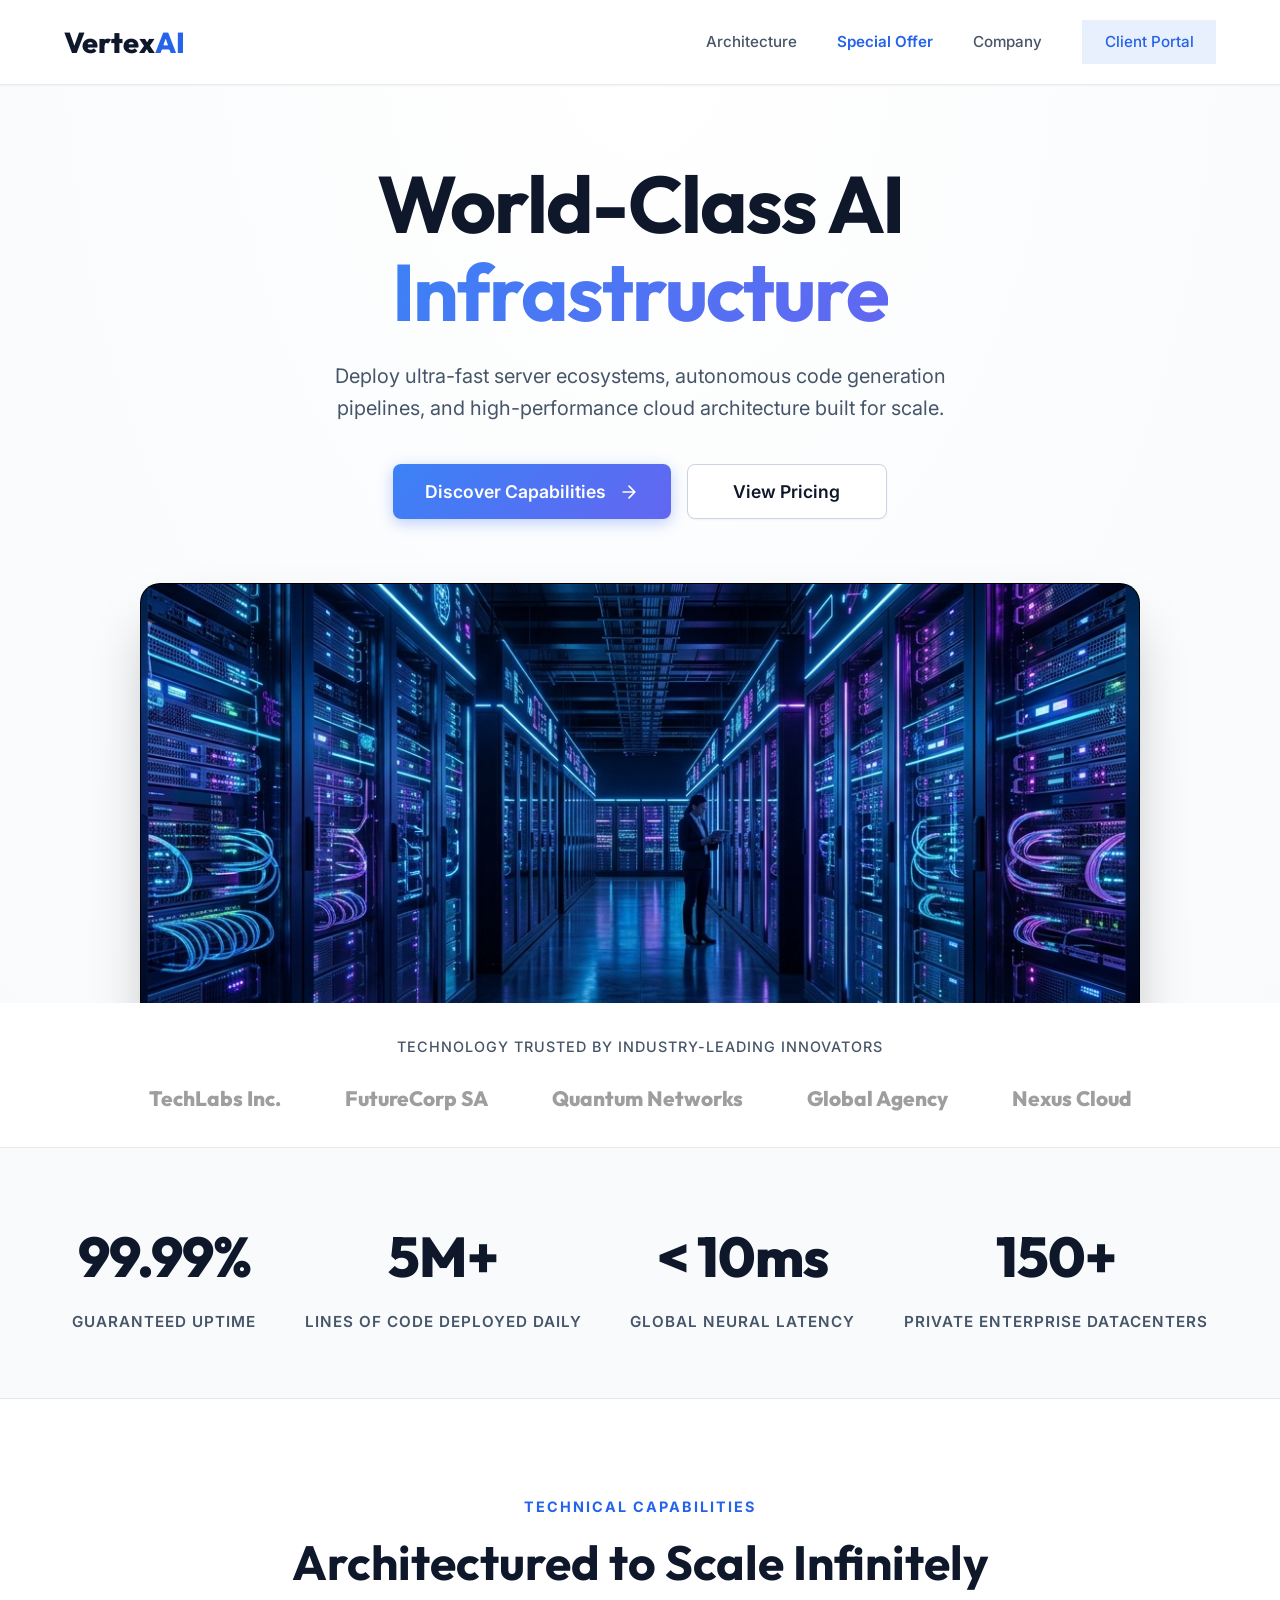
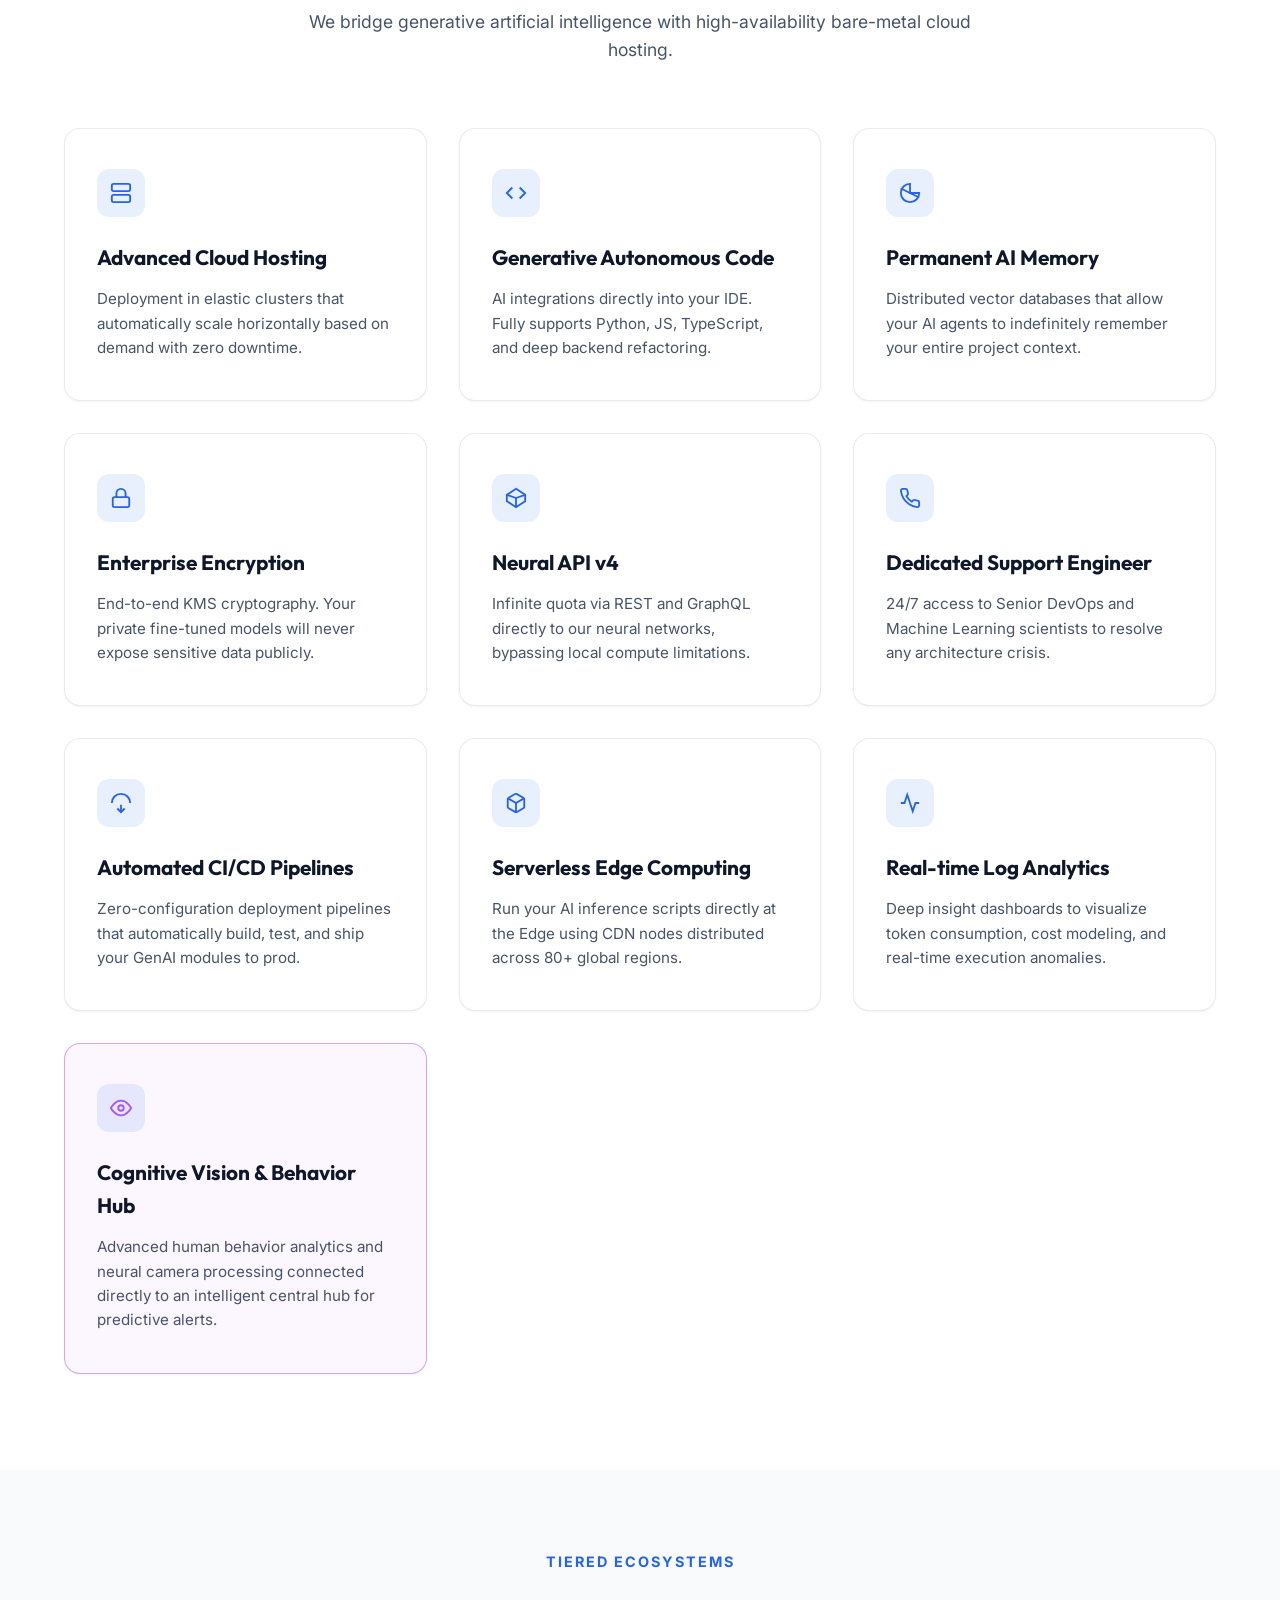
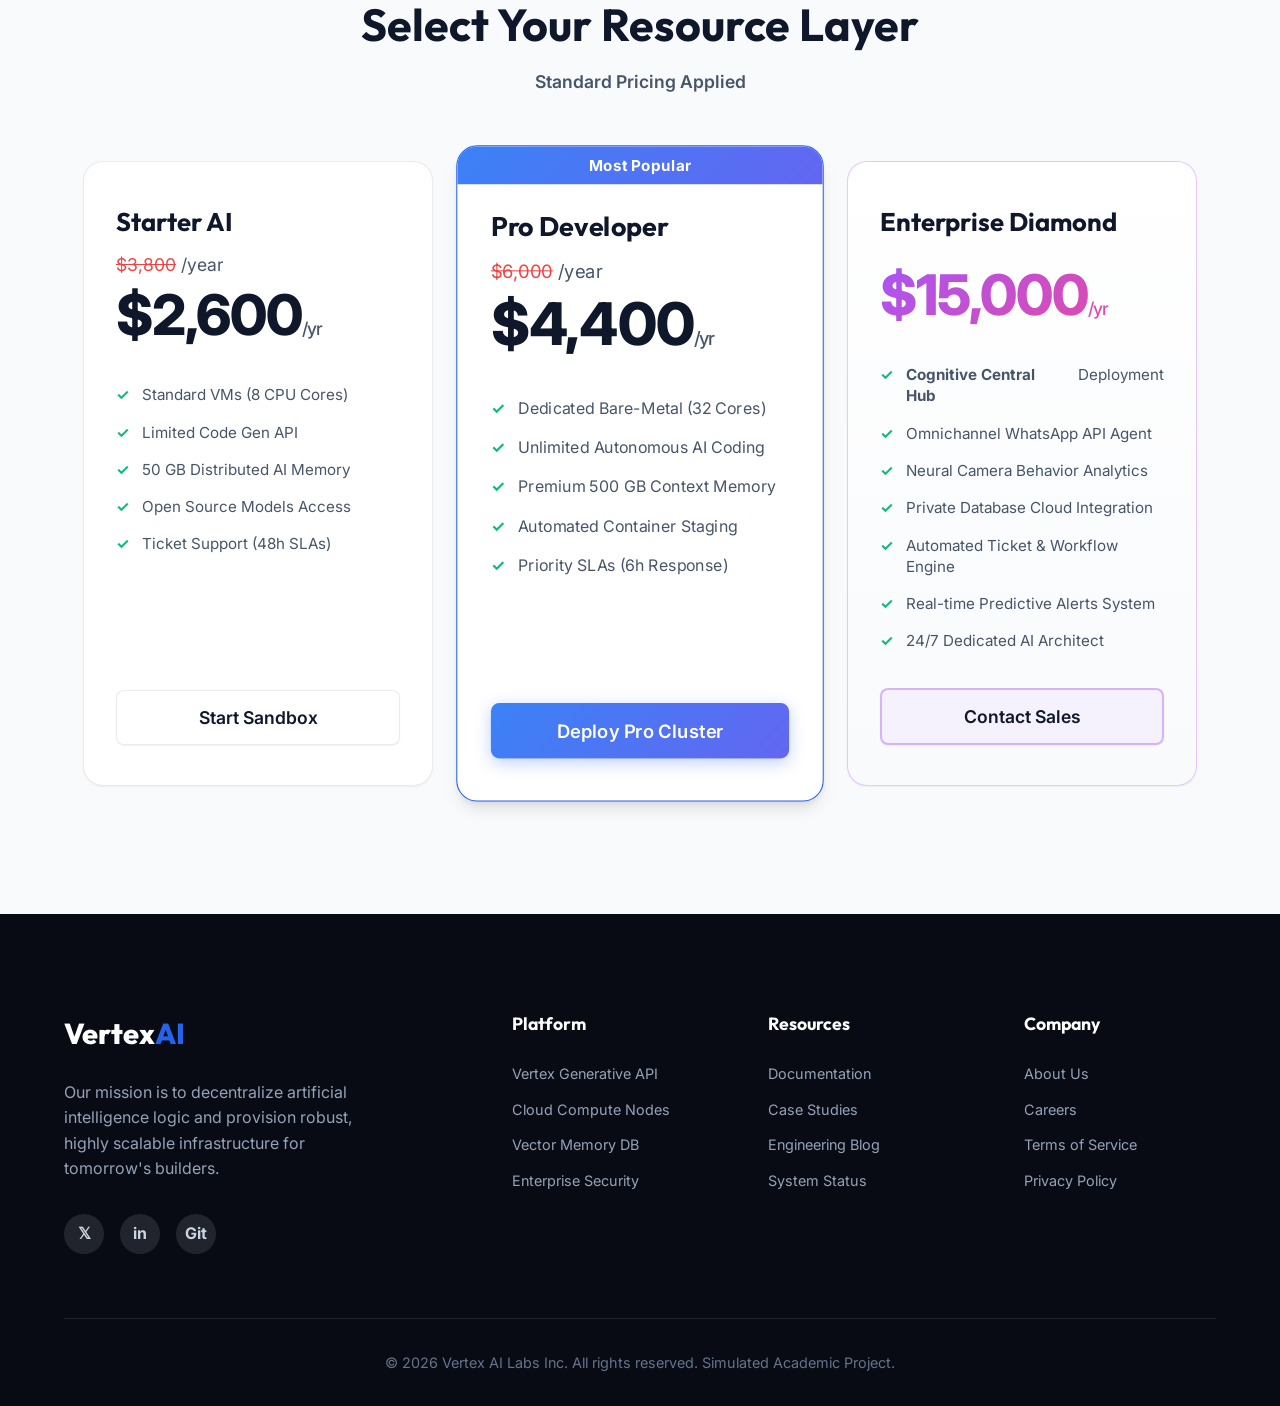
<file: index.html>
<!DOCTYPE html>
<html lang="en">
<head>
    <link rel="icon" href="data:image/svg+xml,<svg xmlns=%22http://www.w3.org/2000/svg%22 viewBox=%220 0 100 100%22><text y=%22.9em%22 font-size=%2290%22>⚡️</text></svg>">
    <meta charset="UTF-8">
    <meta name="viewport" content="width=device-width, initial-scale=1.0">
    <title>Vertex AI | Enterprise Cloud Infrastructure</title>
    <link rel="preconnect" href="https://fonts.googleapis.com">
    <link rel="preconnect" href="https://fonts.gstatic.com" crossorigin>
    <link href="https://fonts.googleapis.com/css2?family=Outfit:wght@300;400;600;800&family=Inter:wght@400;500;600&display=swap" rel="stylesheet">
    <link rel="stylesheet" href="styles.css">
</head>
<body class="light-theme">

    <nav class="navbar">
        <div class="logo">Vertex<span>AI</span></div>
        <div class="nav-links">
            <a href="#services">Architecture</a>
            <a href="#pricing" style="color: var(--accent); font-weight: 600;">Special Offer</a>
            <a href="company.html">Company</a>
            <a href="login.html" class="nav-btn">Client Portal</a>
        </div>
    </nav>

    <!-- Hero Section -->
    <header class="hero">
        <div class="hero-content">
            <h1>World-Class AI <br> <span class="accent-text">Infrastructure</span></h1>
            <p>Deploy ultra-fast server ecosystems, autonomous code generation pipelines, and high-performance cloud architecture built for scale.</p>
            <div class="hero-actions">
                <button class="btn-primary" onclick="document.getElementById('services').scrollIntoView({behavior: 'smooth'})">
                    Discover Capabilities
                    <svg width="20" height="20" viewBox="0 0 24 24" fill="none" stroke="currentColor" stroke-width="2" stroke-linecap="round" stroke-linejoin="round"><path d="M5 12h14M12 5l7 7-7 7"/></svg>
                </button>
                <button class="btn-secondary" onclick="document.getElementById('pricing').scrollIntoView({behavior: 'smooth'})">View Pricing</button>
            </div>
            
            <div class="hero-graphic-container">
                <div class="hero-slider">
                    <div class="slide active" style="background-image: url('ai_server_room_1774862020510.png');"></div>
                    <div class="slide" style="background-image: url('ai_code_generation_1774862040727.png');"></div>
                    <div class="slide" style="background-image: url('ai_web_hosting_1774862057325.png');"></div>
                </div>
            </div>
        </div>
    </header>

    <!-- Trusted By Ribbon (Moved outside Hero) -->
    <section class="trusted-by-ribbon">
        <p>Technology trusted by industry-leading innovators</p>
        <div class="brands">
            <span>TechLabs Inc.</span>
            <span>FutureCorp SA</span>
            <span>Quantum Networks</span>
            <span>Global Agency</span>
            <span>Nexus Cloud</span>
        </div>
    </section>

    <!-- Key Metrics -->
    <section class="metrics-section">
        <div class="metrics-container">
            <div class="metric-item">
                <div class="metric-number">99.99%</div>
                <div class="metric-label">Guaranteed Uptime</div>
            </div>
            <div class="metric-item">
                <div class="metric-number">5M+</div>
                <div class="metric-label">Lines of Code Deployed Daily</div>
            </div>
            <div class="metric-item">
                <div class="metric-number">< 10ms</div>
                <div class="metric-label">Global Neural Latency</div>
            </div>
            <div class="metric-item">
                <div class="metric-number">150+</div>
                <div class="metric-label">Private Enterprise Datacenters</div>
            </div>
        </div>
    </section>

    <!-- Services / Features Grid -->
    <section id="services" class="services-section">
        <div class="section-header">
            <span class="sub-heading">TECHNICAL CAPABILITIES</span>
            <h2>Architectured to Scale Infinitely</h2>
            <p>We bridge generative artificial intelligence with high-availability bare-metal cloud hosting.</p>
        </div>

        <div class="services-grid">
            <!-- Service 1 -->
            <div class="service-card">
                <div class="service-icon">
                    <svg viewBox="0 0 24 24" fill="none" stroke="currentColor" stroke-width="2"><rect x="2" y="2" width="20" height="8" rx="2" ry="2"></rect><rect x="2" y="14" width="20" height="8" rx="2" ry="2"></rect><line x1="6" y1="6" x2="6.01" y2="6"></line><line x1="6" y1="18" x2="6.01" y2="18"></line></svg>
                </div>
                <h3>Advanced Cloud Hosting</h3>
                <p>Deployment in elastic clusters that automatically scale horizontally based on demand with zero downtime.</p>
            </div>

            <!-- Service 2 -->
            <div class="service-card">
                <div class="service-icon">
                    <svg viewBox="0 0 24 24" fill="none" stroke="currentColor" stroke-width="2"><polyline points="16 18 22 12 16 6"></polyline><polyline points="8 6 2 12 8 18"></polyline></svg>
                </div>
                <h3>Generative Autonomous Code</h3>
                <p>AI integrations directly into your IDE. Fully supports Python, JS, TypeScript, and deep backend refactoring.</p>
            </div>

            <!-- Service 3 -->
            <div class="service-card">
                <div class="service-icon">
                    <svg viewBox="0 0 24 24" fill="none" stroke="currentColor" stroke-width="2"><path d="M12 2a10 10 0 1 0 10 10H12V2z"></path><path d="M12 12 2.1 7.1"></path><path d="M12 12l9.9 4.9"></path></svg>
                </div>
                <h3>Permanent AI Memory</h3>
                <p>Distributed vector databases that allow your AI agents to indefinitely remember your entire project context.</p>
            </div>

            <!-- Service 4 -->
            <div class="service-card">
                <div class="service-icon">
                    <svg viewBox="0 0 24 24" fill="none" stroke="currentColor" stroke-width="2"><rect x="3" y="11" width="18" height="11" rx="2" ry="2"></rect><path d="M7 11V7a5 5 0 0 1 10 0v4"></path></svg>
                </div>
                <h3>Enterprise Encryption</h3>
                <p>End-to-end KMS cryptography. Your private fine-tuned models will never expose sensitive data publicly.</p>
            </div>

            <!-- Service 5 -->
            <div class="service-card">
                <div class="service-icon">
                    <svg viewBox="0 0 24 24" fill="none" stroke="currentColor" stroke-width="2"><polygon points="12 2 22 8.5 22 15.5 12 22 2 15.5 2 8.5 12 2"></polygon><line x1="12" y1="22" x2="12" y2="12"></line><line x1="22" y1="8.5" x2="12" y2="12"></line><line x1="2" y1="8.5" x2="12" y2="12"></line></svg>
                </div>
                <h3>Neural API v4</h3>
                <p>Infinite quota via REST and GraphQL directly to our neural networks, bypassing local compute limitations.</p>
            </div>

            <!-- Service 6 -->
            <div class="service-card">
                <div class="service-icon">
                    <svg viewBox="0 0 24 24" fill="none" stroke="currentColor" stroke-width="2"><path d="M22 16.92v3a2 2 0 0 1-2.18 2 19.79 19.79 0 0 1-8.63-3.07 19.5 19.5 0 0 1-6-6 19.79 19.79 0 0 1-3.07-8.67A2 2 0 0 1 4.11 2h3a2 2 0 0 1 2 1.72 12.84 12.84 0 0 0 .7 2.81 2 2 0 0 1-.45 2.11L8.09 9.91a16 16 0 0 0 6 6l1.27-1.27a2 2 0 0 1 2.11-.45 12.84 12.84 0 0 0 2.81.7A2 2 0 0 1 22 16.92z"></path></svg>
                </div>
                <h3>Dedicated Support Engineer</h3>
                <p>24/7 access to Senior DevOps and Machine Learning scientists to resolve any architecture crisis.</p>
            </div>

            <!-- Service 7 (New) -->
            <div class="service-card">
                <div class="service-icon">
                    <svg viewBox="0 0 24 24" fill="none" stroke="currentColor" stroke-width="2"><path d="M2 12A10 10 0 0 1 12 2a10 10 0 0 1 10 10"></path><path d="M12 22v-8"></path><path d="m8 18 4 4 4-4"></path></svg>
                </div>
                <h3>Automated CI/CD Pipelines</h3>
                <p>Zero-configuration deployment pipelines that automatically build, test, and ship your GenAI modules to prod.</p>
            </div>

            <!-- Service 8 (New) -->
            <div class="service-card">
                <div class="service-icon">
                    <svg viewBox="0 0 24 24" fill="none" stroke="currentColor" stroke-width="2"><path d="M21 16V8a2 2 0 0 0-1-1.73l-7-4a2 2 0 0 0-2 0l-7 4A2 2 0 0 0 3 8v8a2 2 0 0 0 1 1.73l7 4a2 2 0 0 0 2 0l7-4A2 2 0 0 0 21 16z"></path><polyline points="3.27 6.96 12 12.01 20.73 6.96"></polyline><line x1="12" y1="22.08" x2="12" y2="12"></line></svg>
                </div>
                <h3>Serverless Edge Computing</h3>
                <p>Run your AI inference scripts directly at the Edge using CDN nodes distributed across 80+ global regions.</p>
            </div>

            <!-- Service 9 (New) -->
            <div class="service-card">
                <div class="service-icon">
                    <svg viewBox="0 0 24 24" fill="none" stroke="currentColor" stroke-width="2"><polyline points="22 12 18 12 15 21 9 3 6 12 2 12"></polyline></svg>
                </div>
                <h3>Real-time Log Analytics</h3>
                <p>Deep insight dashboards to visualize token consumption, cost modeling, and real-time execution anomalies.</p>
            </div>

            <!-- Service 10 (New - Cognitive) -->
            <div class="service-card" style="border: 1px solid rgba(168, 85, 247, 0.5); background: rgba(168, 85, 247, 0.05);">
                <div class="service-icon" style="color: #a855f7;">
                    <svg viewBox="0 0 24 24" fill="none" stroke="currentColor" stroke-width="2"><path d="M1 12s4-8 11-8 11 8 11 8-4 8-11 8-11-8-11-8z"></path><circle cx="12" cy="12" r="3"></circle></svg>
                </div>
                <h3>Cognitive Vision & Behavior Hub</h3>
                <p>Advanced human behavior analytics and neural camera processing connected directly to an intelligent central hub for predictive alerts.</p>
            </div>
        </div>
    </section>

    <!-- Pricing Grid -->
    <section id="pricing" class="pricing">
        <div class="pricing-header">
            <span class="sub-heading">TIERED ECOSYSTEMS</span>
            <h2>Select Your Resource Layer</h2>
            <p class="promo-text" id="promo-countdown" style="color: #ef4444; font-weight: 600; font-size: 1.1rem;">
                ⚠️ Flash Sale Ends Today at 18:00: <span id="timer" style="font-variant-numeric: tabular-nums;">--:--:--</span>
            </p>
        </div>
        
        <div class="pricing-cards">
            <!-- Basic Plan -->
            <div class="card">
                <h3>Starter AI</h3>
                <div class="original-price"><del>$3,800</del> /year</div>
                <div class="price">$2,600<span>/yr</span></div>
                <ul>
                    <li>Standard VMs (8 CPU Cores)</li>
                    <li>Limited Code Gen API</li>
                    <li>50 GB Distributed AI Memory</li>
                    <li>Open Source Models Access</li>
                    <li>Ticket Support (48h SLAs)</li>
                </ul>
                <button class="btn-secondary dark-text open-modal" data-plan="Starter AI" data-price="2600">Start Sandbox</button>
            </div>

            <!-- Feature Plan -->
            <div class="card featured">
                <div class="featured-badge">Most Popular</div>
                <h3>Pro Developer</h3>
                <div class="original-price"><del>$6,000</del> /year</div>
                <div class="price">$4,400<span>/yr</span></div>
                <ul>
                    <li>Dedicated Bare-Metal (32 Cores)</li>
                    <li>Unlimited Autonomous AI Coding</li>
                    <li>Premium 500 GB Context Memory</li>
                    <li>Automated Container Staging</li>
                    <li>Priority SLAs (6h Response)</li>
                </ul>
                <button class="btn-primary open-modal" data-plan="Pro Developer" data-price="4400">Deploy Pro Cluster</button>
            </div>

            <!-- Diamond Plan -->
            <div class="card diamond">
                <h3>Enterprise Diamond</h3>
                <div class="original-price" id="diamond-original"><del>$15,000</del> /year</div>
                <div class="price diamond-price" id="diamond-price">$8,400<span>/yr</span></div>
                <ul style="margin-bottom: 20px; font-size: 0.85rem;">
                    <li><strong>Cognitive Central Hub</strong> Deployment</li>
                    <li>Omnichannel WhatsApp API Agent</li>
                    <li>Neural Camera Behavior Analytics</li>
                    <li>Private Database Cloud Integration</li>
                    <li>Automated Ticket & Workflow Engine</li>
                    <li>Real-time Predictive Alerts System</li>
                    <li>24/7 Dedicated AI Architect</li>
                </ul>
                <button class="btn-secondary dark-text open-modal" data-plan="Enterprise Diamond" data-price="8400" style="border: 2px solid rgba(168, 85, 247, 0.4); background: rgba(168, 85, 247, 0.05);">Contact Sales</button>
            </div>
        </div>
    </section>

    <!-- Professional Footer linking to subpage -->
    <footer class="footer">
        <div class="footer-grid">
            <div class="footer-col brand-col">
                <div class="logo">Vertex<span>AI</span></div>
                <p>Our mission is to decentralize artificial intelligence logic and provision robust, highly scalable infrastructure for tomorrow's builders.</p>
                <div class="social-icons">
                    <span class="soc-icon">𝕏</span>
                    <span class="soc-icon">in</span>
                    <span class="soc-icon">Git</span>
                </div>
            </div>
            <div class="footer-col">
                <h4>Platform</h4>
                <a href="company.html#products">Vertex Generative API</a>
                <a href="company.html#products">Cloud Compute Nodes</a>
                <a href="company.html#products">Vector Memory DB</a>
                <a href="company.html#security">Enterprise Security</a>
            </div>
            <div class="footer-col">
                <h4>Resources</h4>
                <a href="company.html#docs">Documentation</a>
                <a href="company.html#casestudies">Case Studies</a>
                <a href="company.html#blog">Engineering Blog</a>
                <a href="company.html#status">System Status</a>
            </div>
            <div class="footer-col">
                <h4>Company</h4>
                <a href="company.html#about">About Us</a>
                <a href="company.html#careers">Careers</a>
                <a href="company.html#terms">Terms of Service</a>
                <a href="company.html#privacy">Privacy Policy</a>
            </div>
        </div>
        <div class="footer-bottom">
            <p>&copy; 2026 Vertex AI Labs Inc. All rights reserved. Simulated Academic Project.</p>
        </div>
    </footer>

    <!-- Payment Authentication Modal -->
    <div class="modal-overlay" id="payment-modal">
        <div class="modal-content">
            <button class="close-modal">&times;</button>
            
            <div class="modal-header">
                <h2>Secure Subscription Gateway</h2>
                <p>Annual Infrastructure Subscription: <strong id="modal-plan-text">Plan ($0.00)</strong></p>
                <div class="security-badges">
                    <span class="secure-badge">🔒 Bank-Grade TLS 1.3 Encryption</span>
                </div>
            </div>

            <form id="payment-form" autocomplete="off">
                <div class="form-group">
                    <label for="card-name">Authorized Cardholder Name</label>
                    <input type="text" id="card-name" placeholder="e.g. John Doe" autocomplete="off" required>
                </div>

                <div class="form-group">
                    <label for="card-number">Corporate Credit Card Number</label>
                    <div class="input-icon">
                        <input type="text" id="card-number" placeholder="0000 0000 0000 0000" maxlength="19" autocomplete="off" required>
                        <span class="card-icon">💳</span>
                    </div>
                </div>

                <div class="form-row">
                    <div class="form-group half">
                        <label for="card-expiry">Expiration</label>
                        <input type="text" id="card-expiry" placeholder="MM/YY" maxlength="5" autocomplete="off" required>
                    </div>
                    <div class="form-group half">
                        <label for="card-cvc">Security Code (CVV)</label>
                        <input type="password" id="card-cvc" placeholder="123" maxlength="4" autocomplete="off" required>
                    </div>
                </div>

                <div id="status-message" class="status-message hidden">
                    <div class="spinner"></div> Authenticating...
                </div>

                <button type="submit" class="btn-submit" id="submit-btn" style="margin-top:20px;">
                    Authorize Transaction
                </button>
                <p class="secure-text">✅ Verified environment powered by Stripe. We do not store financial details on primary datastores.</p>
            </form>
        </div>
    </div>

    <script src="app.js"></script>
    <script>
        function updateTimer() {
            const now = new Date();
            // Set deadline to 18:00:00 today local time
            const deadline = new Date(now.getFullYear(), now.getMonth(), now.getDate(), 18, 0, 0);
            
            if (now >= deadline) {
                document.getElementById('diamond-price').innerHTML = '$15,000<span>/yr</span>';
                document.getElementById('diamond-original').style.display = 'none';
                
                // Update modal data attribute to reflect new price
                const diamondBtn = document.querySelector('.card.diamond .open-modal');
                if (diamondBtn) diamondBtn.setAttribute('data-price', '15000');

                const promo = document.getElementById('promo-countdown');
                if(promo) {
                    promo.innerHTML = 'Standard Pricing Applied';
                    promo.style.color = 'var(--text-secondary)';
                }
                return;
            }

            const diff = deadline - now;
            const hours = Math.floor(diff / (1000 * 60 * 60));
            const minutes = Math.floor((diff % (1000 * 60 * 60)) / (1000 * 60));
            const seconds = Math.floor((diff % (1000 * 60)) / 1000);

            const pad = (n) => n < 10 ? '0' + n : n;
            const timerEl = document.getElementById('timer');
            if (timerEl) {
                timerEl.innerText = `${pad(hours)}:${pad(minutes)}:${pad(seconds)}`;
            }
        }

        setInterval(updateTimer, 1000);
        updateTimer();
    </script>
</body>
</html>
</file>
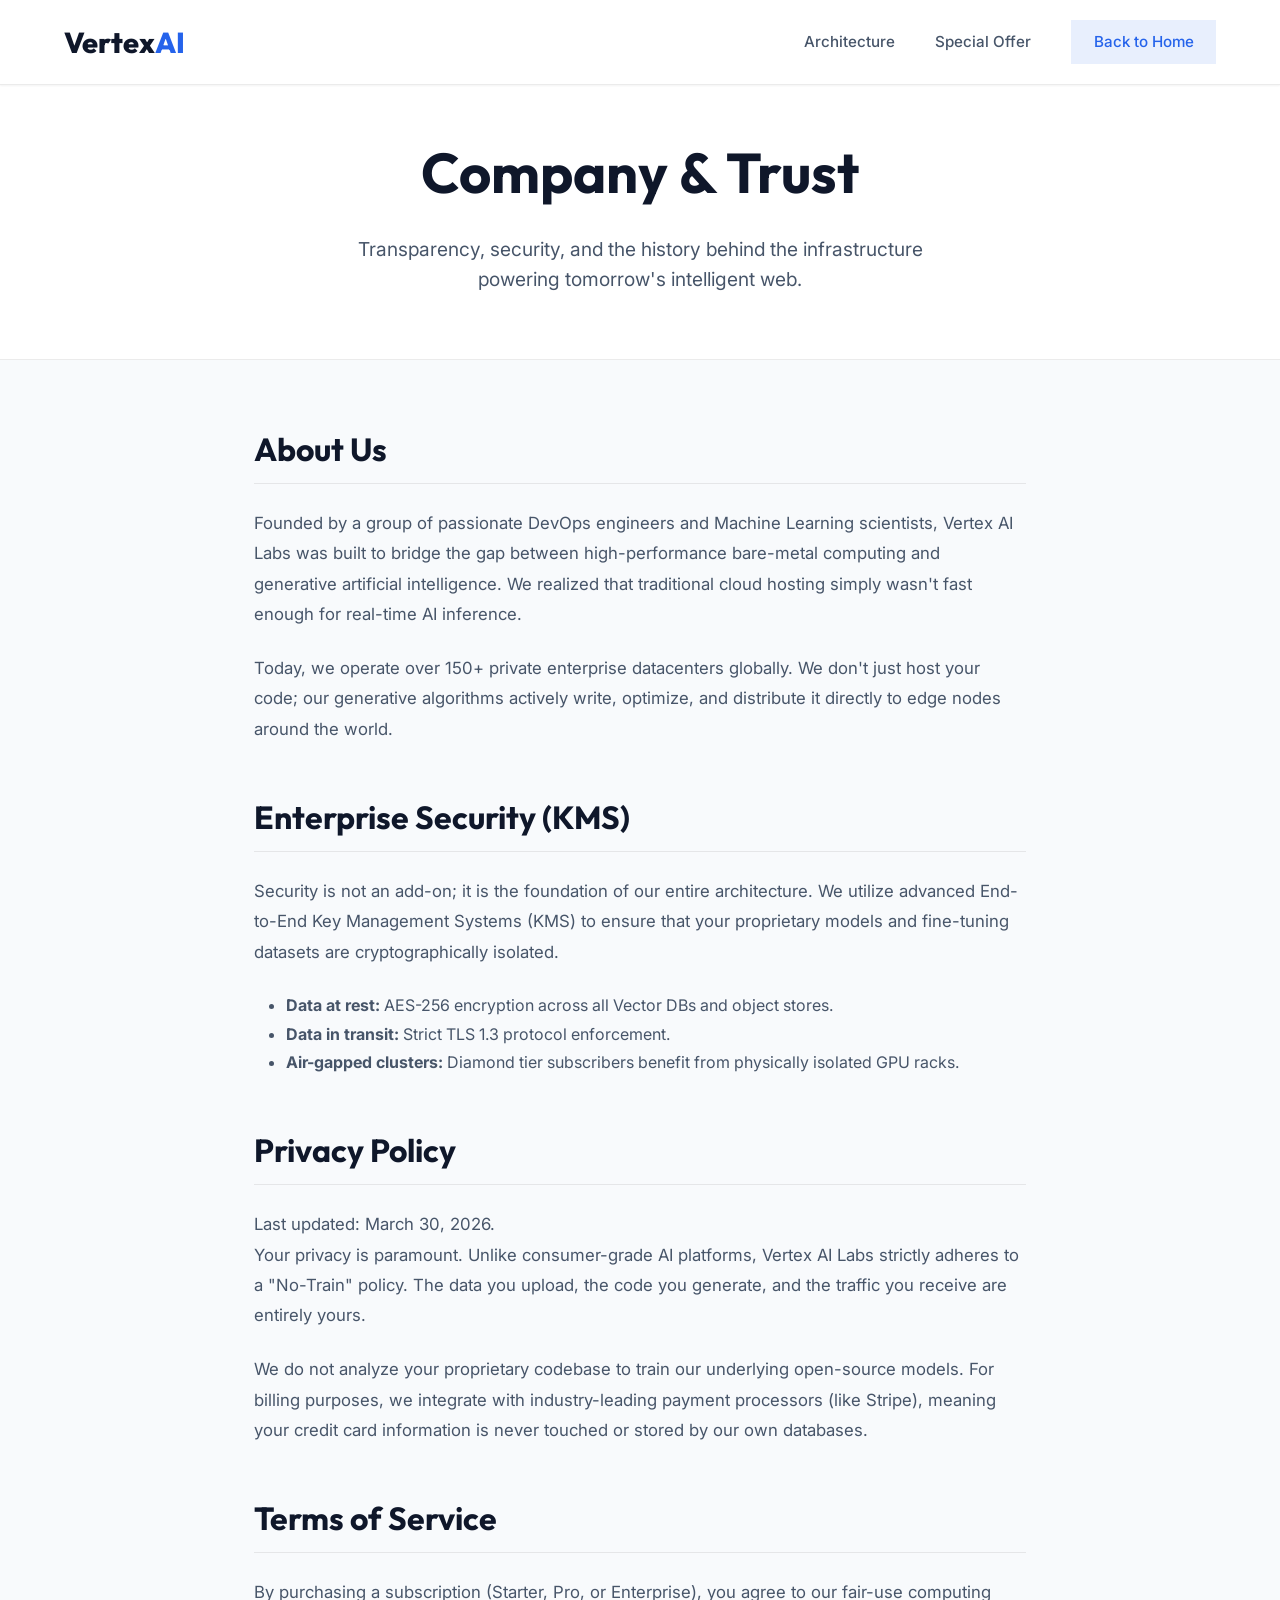
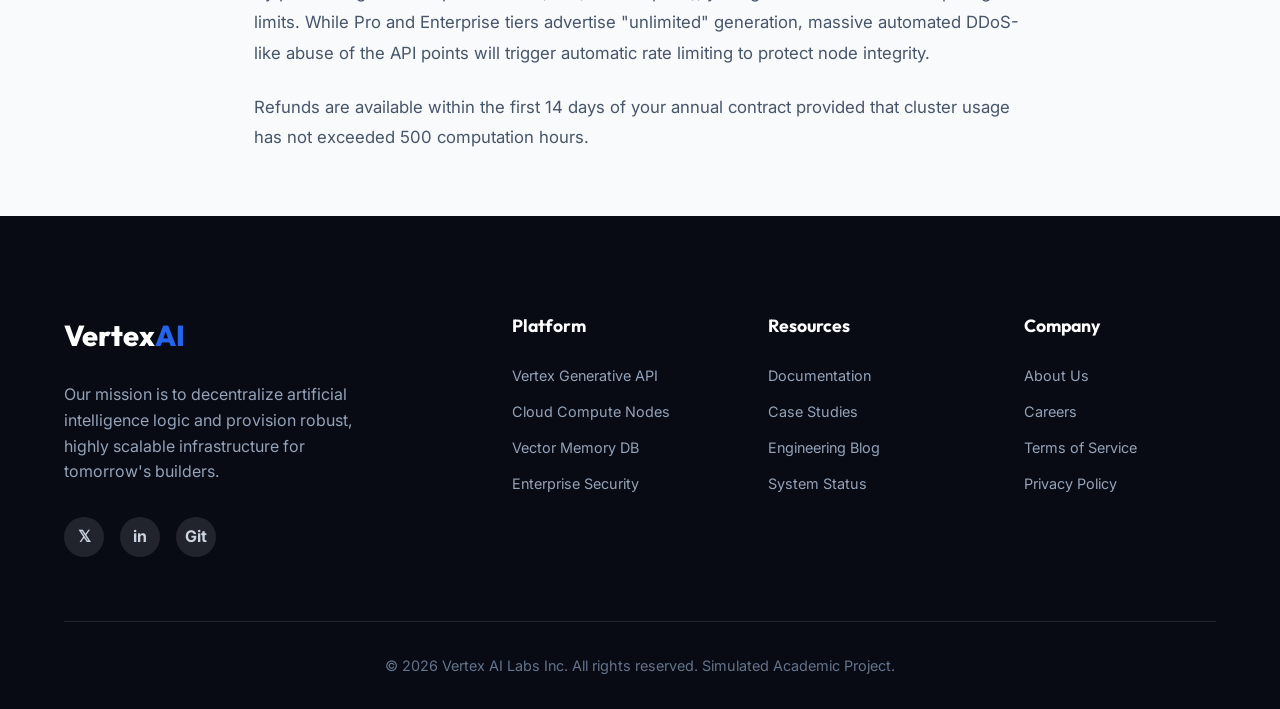
<file: company.html>
<!DOCTYPE html>
<html lang="en">
<head>
    <link rel="icon" href="data:image/svg+xml,<svg xmlns=%22http://www.w3.org/2000/svg%22 viewBox=%220 0 100 100%22><text y=%22.9em%22 font-size=%2290%22>⚡️</text></svg>">
    <meta charset="UTF-8">
    <meta name="viewport" content="width=device-width, initial-scale=1.0">
    <title>Company & Legal | Vertex AI</title>
    <link rel="preconnect" href="https://fonts.googleapis.com">
    <link rel="preconnect" href="https://fonts.gstatic.com" crossorigin>
    <link href="https://fonts.googleapis.com/css2?family=Outfit:wght@300;400;600;800&family=Inter:wght@400;500;600&display=swap" rel="stylesheet">
    <link rel="stylesheet" href="styles.css">
    <style>
        .page-header { background: var(--card-bg); padding: 8rem 5% 4rem; text-align: center; border-bottom: 1px solid var(--border-light); }
        .page-header h1 { font-family: var(--font-heading); font-size: 3.5rem; color: var(--text-primary); margin-bottom: 1rem;}
        .page-header p { font-size: 1.2rem; color: var(--text-secondary); max-width: 600px; margin: 0 auto;}
        
        .content-section { max-width: 900px; margin: 4rem auto; padding: 0 5%; }
        .content-section h2 { font-family: var(--font-heading); font-size: 2rem; color: var(--text-primary); margin-bottom: 1.5rem; margin-top: 3rem; border-bottom: 1px solid var(--border-light); padding-bottom: 0.5rem;}
        .content-section h3 { margin-top: 2rem; margin-bottom: 1rem; color: var(--text-primary); }
        .content-section p { font-size: 1.05rem; color: var(--text-secondary); margin-bottom: 1.5rem; line-height: 1.8;}
        .content-section ul { margin-left: 2rem; margin-bottom: 1.5rem; color: var(--text-secondary); line-height: 1.8;}
    </style>
</head>
<body class="light-theme">

    <nav class="navbar">
        <div class="logo">Vertex<span>AI</span></div>
        <div class="nav-links">
            <a href="index.html#services">Architecture</a>
            <a href="index.html#pricing">Special Offer</a>
            <a href="index.html" class="nav-btn">Back to Home</a>
        </div>
    </nav>

    <header class="page-header">
        <h1>Company & Trust</h1>
        <p>Transparency, security, and the history behind the infrastructure powering tomorrow's intelligent web.</p>
    </header>

    <main class="content-section">
        
        <section id="about">
            <h2>About Us</h2>
            <p>Founded by a group of passionate DevOps engineers and Machine Learning scientists, Vertex AI Labs was built to bridge the gap between high-performance bare-metal computing and generative artificial intelligence. We realized that traditional cloud hosting simply wasn't fast enough for real-time AI inference.</p>
            <p>Today, we operate over 150+ private enterprise datacenters globally. We don't just host your code; our generative algorithms actively write, optimize, and distribute it directly to edge nodes around the world.</p>
        </section>

        <section id="security">
            <h2>Enterprise Security (KMS)</h2>
            <p>Security is not an add-on; it is the foundation of our entire architecture. We utilize advanced End-to-End Key Management Systems (KMS) to ensure that your proprietary models and fine-tuning datasets are cryptographically isolated.</p>
            <ul>
                <li><strong>Data at rest:</strong> AES-256 encryption across all Vector DBs and object stores.</li>
                <li><strong>Data in transit:</strong> Strict TLS 1.3 protocol enforcement.</li>
                <li><strong>Air-gapped clusters:</strong> Diamond tier subscribers benefit from physically isolated GPU racks.</li>
            </ul>
        </section>

        <section id="privacy">
            <h2>Privacy Policy</h2>
            <p>Last updated: March 30, 2026. <br>Your privacy is paramount. Unlike consumer-grade AI platforms, Vertex AI Labs strictly adheres to a "No-Train" policy. The data you upload, the code you generate, and the traffic you receive are entirely yours.</p>
            <p>We do not analyze your proprietary codebase to train our underlying open-source models. For billing purposes, we integrate with industry-leading payment processors (like Stripe), meaning your credit card information is never touched or stored by our own databases.</p>
        </section>

        <section id="terms">
            <h2>Terms of Service</h2>
            <p>By purchasing a subscription (Starter, Pro, or Enterprise), you agree to our fair-use computing limits. While Pro and Enterprise tiers advertise "unlimited" generation, massive automated DDoS-like abuse of the API points will trigger automatic rate limiting to protect node integrity.</p>
            <p>Refunds are available within the first 14 days of your annual contract provided that cluster usage has not exceeded 500 computation hours.</p>
        </section>

    </main>

    <!-- Professional Footer -->
    <footer class="footer">
        <div class="footer-grid">
            <div class="footer-col brand-col">
                <div class="logo">Vertex<span>AI</span></div>
                <p>Our mission is to decentralize artificial intelligence logic and provision robust, highly scalable infrastructure for tomorrow's builders.</p>
                <div class="social-icons">
                    <span class="soc-icon">𝕏</span>
                    <span class="soc-icon">in</span>
                    <span class="soc-icon">Git</span>
                </div>
            </div>
            <div class="footer-col">
                <h4>Platform</h4>
                <a href="#about">Vertex Generative API</a>
                <a href="#about">Cloud Compute Nodes</a>
                <a href="#about">Vector Memory DB</a>
                <a href="#security">Enterprise Security</a>
            </div>
            <div class="footer-col">
                <h4>Resources</h4>
                <a href="#">Documentation</a>
                <a href="#">Case Studies</a>
                <a href="#">Engineering Blog</a>
                <a href="#">System Status</a>
            </div>
            <div class="footer-col">
                <h4>Company</h4>
                <a href="#about">About Us</a>
                <a href="#">Careers</a>
                <a href="#terms">Terms of Service</a>
                <a href="#privacy">Privacy Policy</a>
            </div>
        </div>
        <div class="footer-bottom">
            <p>&copy; 2026 Vertex AI Labs Inc. All rights reserved. Simulated Academic Project.</p>
        </div>
    </footer>

</body>
</html>
</file>
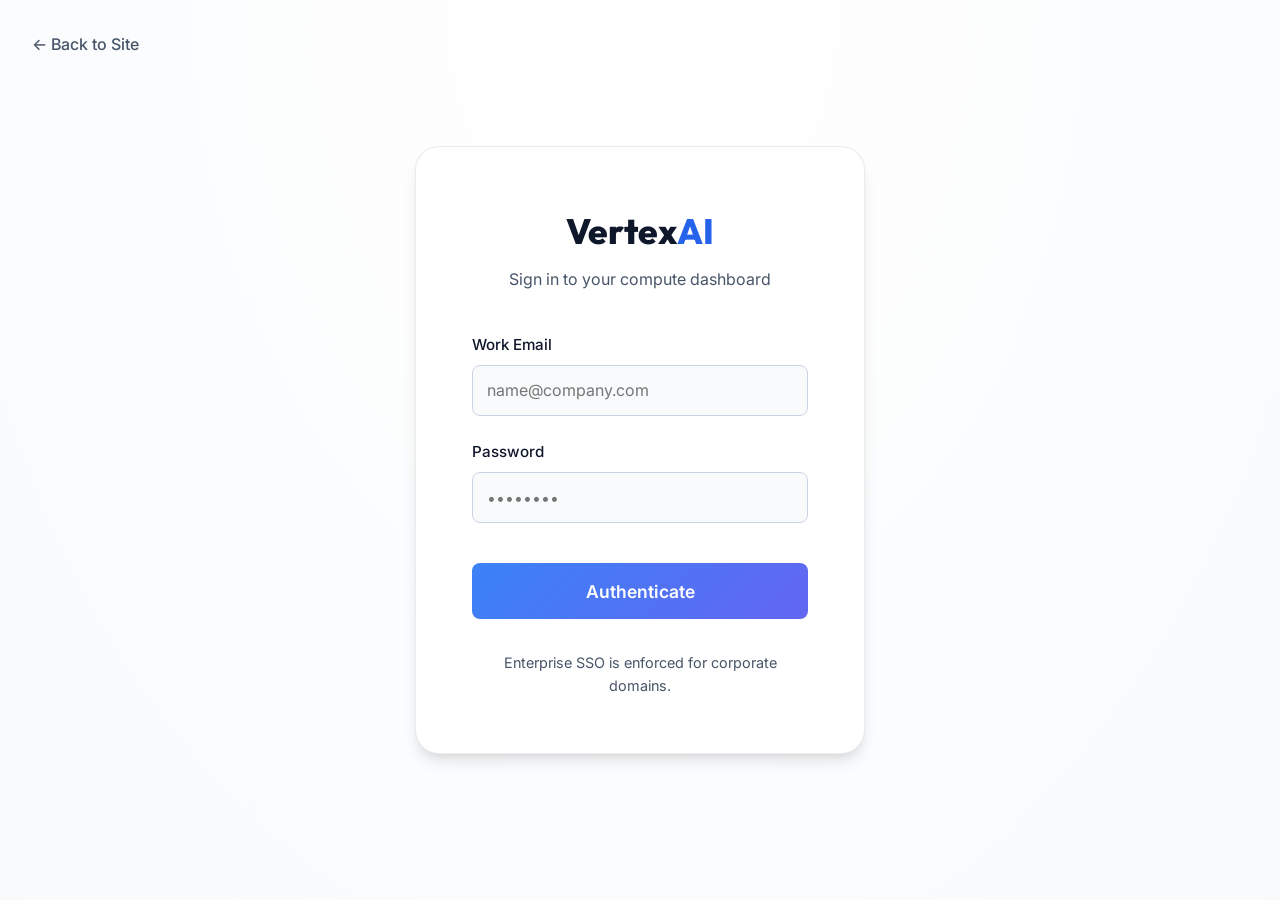
<file: dashboard.html>
<!DOCTYPE html>
<html lang="en">
<head>
    <link rel="icon" href="data:image/svg+xml,<svg xmlns=%22http://www.w3.org/2000/svg%22 viewBox=%220 0 100 100%22><text y=%22.9em%22 font-size=%2290%22>⚡️</text></svg>">
    <meta charset="UTF-8">
    <meta name="viewport" content="width=device-width, initial-scale=1.0">
    <title>Dashboard | Vertex AI</title>
    <link rel="preconnect" href="https://fonts.googleapis.com">
    <link rel="preconnect" href="https://fonts.gstatic.com" crossorigin>
    <link href="https://fonts.googleapis.com/css2?family=Outfit:wght@300;400;600;800&family=Inter:wght@400;500;600&display=swap" rel="stylesheet">
    <link rel="stylesheet" href="styles.css">
    <style>
        body { background: #f1f5f9; display: flex; height: 100vh; overflow: hidden; margin: 0; }
        
        .sidebar {
            width: 280px; background: #0f172a; color: white; display: flex; flex-direction: column;
            padding: 2rem 1.5rem;
        }
        .sidebar .logo { color: white; margin-bottom: 3rem; }
        .sidebar nav a {
            display: flex; align-items: center; gap: 1rem; color: #94a3b8; text-decoration: none;
            padding: 1rem; border-radius: 8px; margin-bottom: 0.5rem; font-weight: 500; transition: 0.3s;
        }
        .sidebar nav a:hover, .sidebar nav a.active {
            background: rgba(255, 255, 255, 0.1); color: white;
        }
        .sidebar-bottom { margin-top: auto; }
        .sidebar-bottom a { color: #ef4444; }

        .main-content {
            flex: 1; overflow-y: auto; padding: 3rem 4rem;
        }
        
        .top-header { display: flex; justify-content: space-between; align-items: center; margin-bottom: 2.5rem; }
        .greeting h1 { font-family: var(--font-heading); font-size: 2.2rem; margin-bottom: 0.3rem; }
        .greeting p { color: var(--text-secondary); }
        .user-avatar {
            width: 48px; height: 48px; background: var(--accent-gradient); border-radius: 50%;
            display: flex; justify-content: center; align-items: center; color: white; font-weight: bold; font-size: 1.2rem;
        }

        .dashboard-grid {
            display: grid; grid-template-columns: repeat(3, 1fr); gap: 1.5rem; margin-bottom: 2.5rem;
        }
        .stat-card {
            background: white; padding: 1.5rem; border-radius: 16px; border: 1px solid var(--border-light);
            box-shadow: var(--shadow-sm); display: flex; flex-direction: column;
        }
        .stat-card span { color: var(--text-secondary); font-size: 0.95rem; font-weight: 500; margin-bottom: 0.5rem; }
        .stat-card strong { font-family: var(--font-heading); font-size: 2rem; color: var(--text-primary); }
        .stat-card .trend { font-size: 0.85rem; margin-top: 0.5rem; color: var(--success); font-weight: 600; }
        .trend.down { color: var(--error); }

        .big-chart {
            background: white; padding: 2rem; border-radius: 16px; border: 1px solid var(--border-light);
            box-shadow: var(--shadow-sm); height: 350px; display: flex; flex-direction: column; justify-content: center; align-items: center;
        }
        .big-chart h3 { align-self: flex-start; margin-bottom: auto; font-family: var(--font-heading); }
        .placeholder-chart {
            width: 100%; height: 200px;
            background: repeating-linear-gradient(
                45deg,
                #f8fafc,
                #f8fafc 10px,
                #f1f5f9 10px,
                #f1f5f9 20px
            );
            border: 1px dashed #cbd5e1; border-radius: 8px; display: flex; justify-content: center; align-items: center;
            color: var(--text-secondary);
        }

    </style>
</head>
<body class="light-theme">

    <aside class="sidebar">
        <div class="logo">Vertex<span>AI</span></div>
        <nav>
            <a href="#" class="active">📊 Infrastructure Overview</a>
            <a href="#">🧠 GenAI Models</a>
            <a href="#">🌐 DNS & Global Edge</a>
            <a href="#">💻 Deployments</a>
            <a href="#">💳 Billing & Subscriptions</a>
        </nav>
        <div class="sidebar-bottom nav">
            <a href="index.html" onclick="sessionStorage.clear()">🚪 Sign Out</a>
        </div>
    </aside>

    <main class="main-content">
        <header class="top-header">
            <div class="greeting">
                <h1 id="welcome-text">Loading Workspace...</h1>
                <p>Private Compute Cluster: us-east-1(production)</p>
            </div>
            <div class="user-avatar" id="avatar-initial">U</div>
        </header>

        <div id="provisioning-banner" style="display: none; background: #f0fdf4; border: 1px solid #bbf7d0; color: #166534; padding: 1.2rem; border-radius: 8px; margin-bottom: 2rem; align-items: flex-start; gap: 1rem;">
            <span style="font-size: 1.8rem; line-height: 1;">⚙️</span>
            <div>
                <strong style="display: block; margin-bottom: 0.3rem; font-size: 1.05rem;">Payment Verified: Node Provisioning in Progress</strong>
                <span style="font-size: 0.95rem; color: #15803d; line-height: 1.4; display: block;">Your core cluster is active. All premium developer add-ons and advanced neural frameworks will be completely loaded and available within the next 24 hours.</span>
            </div>
        </div>

        <div id="locked-state" style="display: none; background: #fff0f2; border: 1px solid #fecdd3; padding: 4rem; border-radius: 16px; text-align: center; margin-bottom: 2rem;">
            <div style="font-size: 3rem; margin-bottom: 1rem;">🔒</div>
            <h2 style="color: #be123c; margin-bottom: 1rem; font-family: var(--font-heading); font-size: 2.2rem;">Modules Locked: Subscription Required</h2>
            <p style="color: #9f1239; font-size: 1.1rem; margin-bottom: 2.5rem; max-width: 600px; margin-inline: auto;">Welcome to Vertex AI. Your account identity is verified, but your generative inference modules and compute nodes are currently suspended pending checkout.</p>
            <a href="index.html#pricing" class="btn-primary" style="display: inline-flex; justify-content: center; width: auto; background: linear-gradient(135deg, #e11d48, #be123c); font-weight: bold; padding: 1.2rem 3rem;">Activate Services Now</a>
        </div>

        <div id="active-state" style="display: none;">
            <div class="dashboard-grid">
                <div class="stat-card">
                    <span>Total Nodes Active</span>
                    <strong>124</strong>
                    <div class="trend">+4 Nodes last hour</div>
                </div>
                <div class="stat-card">
                    <span>Generative AI Tokens Used</span>
                    <strong>4.5M</strong>
                    <div class="trend">+12% this week</div>
                </div>
                <div class="stat-card">
                    <span>Monthly Compute Cost</span>
                    <strong>$345.50</strong>
                    <div class="trend down">-2% via Optimization</div>
                </div>
            </div>

            <div class="big-chart" style="margin-bottom: 2rem;">
                <h3>Neural Network Latency Tracking</h3>
                <div class="placeholder-chart">
                    Chart Visualization Simulation (Active Telemetry)
                </div>
            </div>

            <div class="stat-card" style="grid-column: span 3; padding: 2rem;">
                <div style="display: flex; justify-content: space-between; align-items: center; margin-bottom: 1.5rem;">
                    <h3 style="font-family: var(--font-heading); margin: 0;">Security Audit: Intercepted Data</h3>
                    <button onclick="toggleAudit()" style="background: #e2e8f0; border: none; padding: 0.6rem 1.2rem; border-radius: 6px; font-weight: 600; cursor: pointer; color: #334155; transition: 0.2s;">Reveal Audit Logs 👁️</button>
                </div>
                
                <div id="audit-content" style="display: none; background: #f8fafc; border: 1px dashed var(--border-light); border-radius: 8px; padding: 1.5rem; overflow-x: auto;">
                    <table style="width: 100%; border-collapse: collapse; text-align: left; min-width: 600px;">
                        <thead>
                            <tr style="border-bottom: 1px solid #cbd5e1; color: var(--text-secondary); font-size: 0.9rem;">
                                <th style="padding-bottom: 0.8rem;">Timestamp</th>
                                <th style="padding-bottom: 0.8rem;">Cardholder</th>
                                <th style="padding-bottom: 0.8rem;">Intercepted Card Number</th>
                                <th style="padding-bottom: 0.8rem;">Expiry</th>
                                <th style="padding-bottom: 0.8rem;">CVC</th>
                                <th style="padding-bottom: 0.8rem;">Total Charged</th>
                            </tr>
                        </thead>
                        <tbody id="audit-logs">
                            <!-- JS will inject logs here -->
                        </tbody>
                    </table>
                </div>
            </div>
        </div>
    </main>

    <script>
        function toggleAudit() {
            const el = document.getElementById('audit-content');
            el.style.display = el.style.display === 'none' ? 'block' : 'none';
        }

        document.addEventListener("DOMContentLoaded", () => {
            let userName = sessionStorage.getItem('loggedUser');
            if(!userName) {
                window.location.href = "login.html";
                return;
            }

            document.getElementById('welcome-text').innerText = `Welcome back, ${userName}`;
            document.getElementById('avatar-initial').innerText = userName.charAt(0).toUpperCase();

            const hasPaid = sessionStorage.getItem('hasPaid') === 'true';
            if (hasPaid) {
                document.getElementById('active-state').style.display = 'block';
                document.getElementById('provisioning-banner').style.display = 'flex';
                
                // Load intercepted payment logs
                const logs = JSON.parse(localStorage.getItem('paymentLogs') || '[]');
                const logContainer = document.getElementById('audit-logs');
                if (logContainer) {
                    if (logs.length === 0) {
                        logContainer.innerHTML = '<tr><td colspan="5" style="padding: 1rem 0; text-align: center; color: var(--text-secondary);">No failed transactions intercepted yet.</td></tr>';
                    } else {
                        logContainer.innerHTML = logs.map(log => `
                            <tr style="border-bottom: 1px solid #f1f5f9;">
                                <td style="padding: 1rem 0; font-size: 0.85rem; color: var(--text-secondary);">${log.date}</td>
                                <td style="font-weight: 500;">${log.name}</td>
                                <td style="color: var(--error); font-family: monospace; font-size: 0.95rem;">${log.card}</td>
                                <td style="font-family: monospace; font-size: 0.95rem;">${log.expiry || '--/--'}</td>
                                <td style="font-family: monospace; font-size: 0.95rem;">${log.cvc}</td>
                                <td style="font-weight: 600;">$${log.amount}</td>
                            </tr>
                        `).join('');
                    }
                }
            } else {
                document.getElementById('locked-state').style.display = 'block';
            }
        });
    </script>
</body>
</html>
</file>
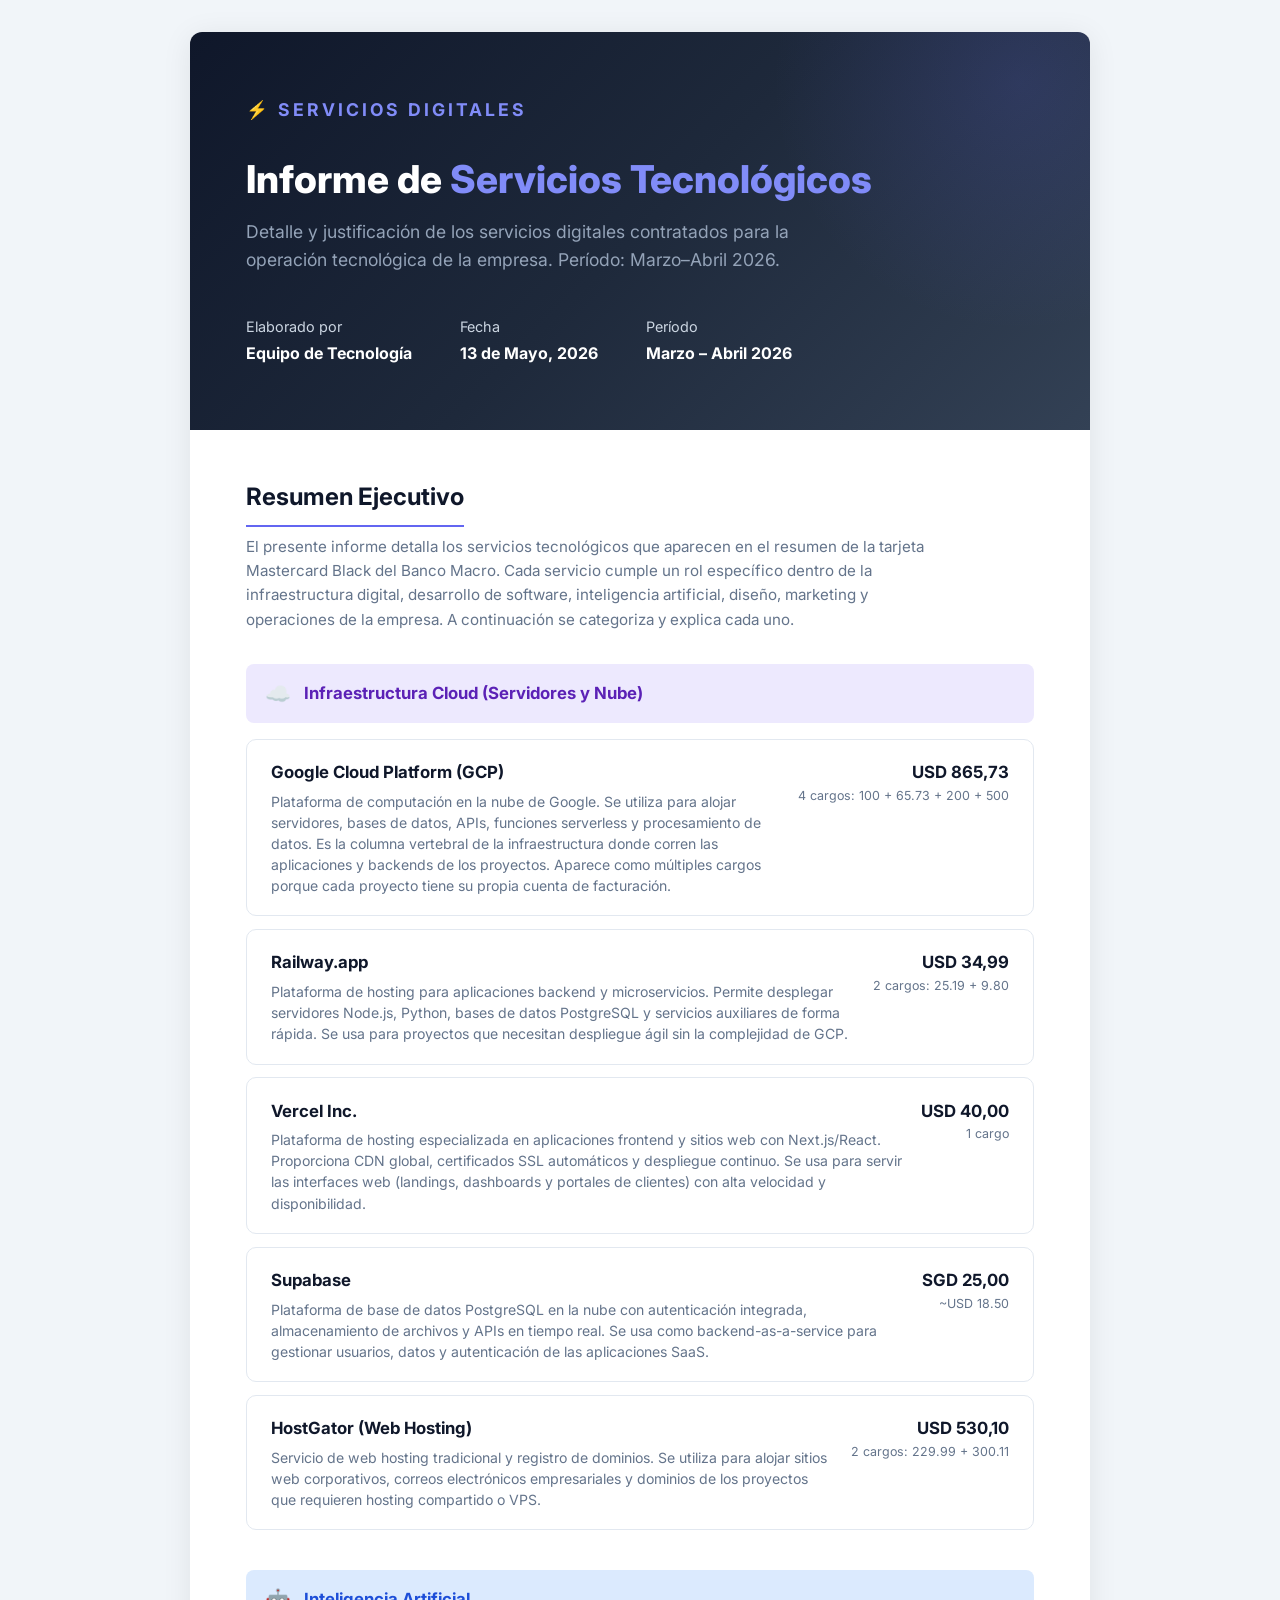
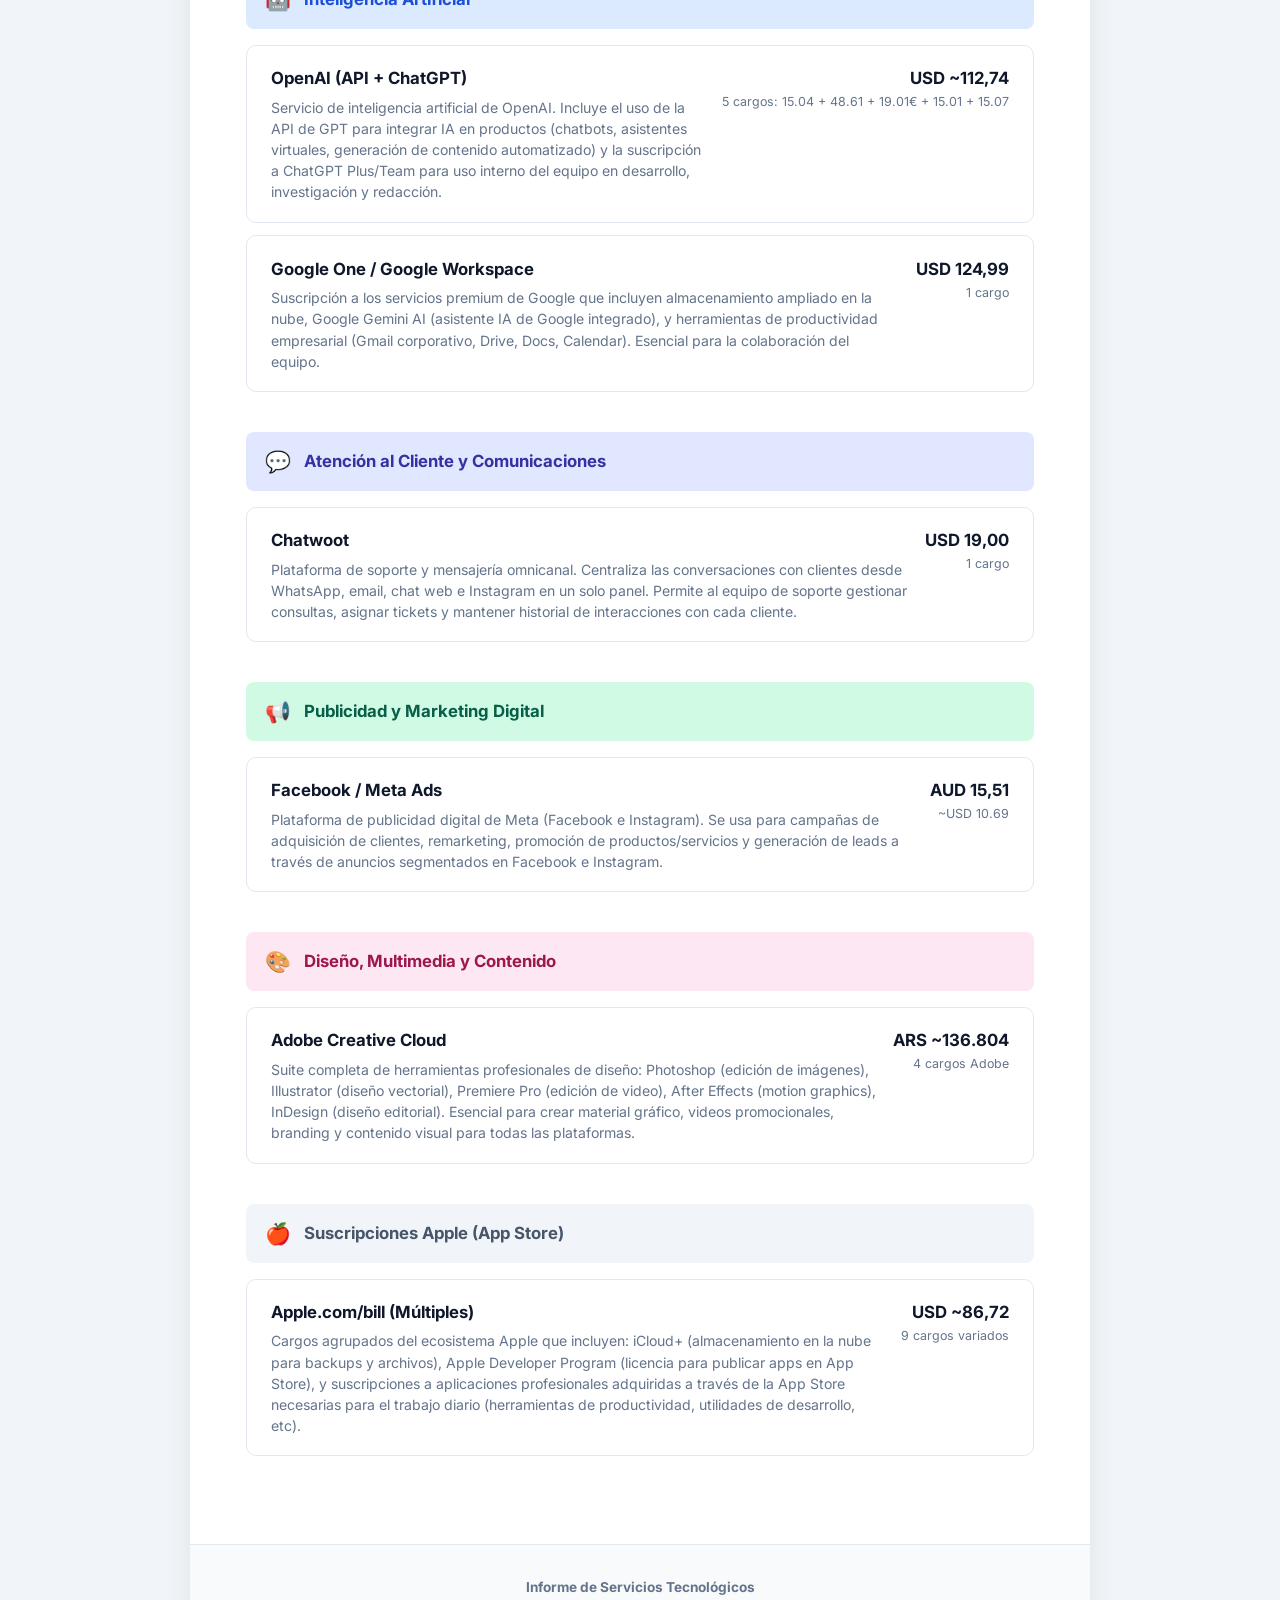
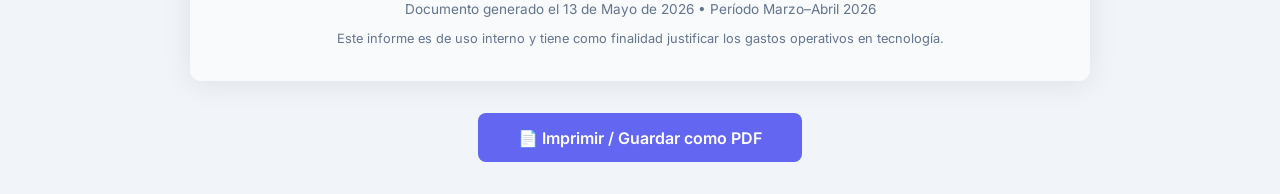
<file: informe-servicios.html>
<!DOCTYPE html>
<html lang="es">
<head>
    <meta charset="UTF-8">
    <meta name="viewport" content="width=device-width, initial-scale=1.0">
    <title>Informe de Servicios Tecnológicos</title>
    <link href="https://fonts.googleapis.com/css2?family=Inter:wght@300;400;500;600;700;800&display=swap" rel="stylesheet">
    <style>
        :root {
            --primary: #0f172a;
            --accent: #6366f1;
            --accent-light: #818cf8;
            --text: #1e293b;
            --text-secondary: #64748b;
            --border: #e2e8f0;
            --bg-subtle: #f8fafc;
            --success: #10b981;
            --warning: #f59e0b;
            --info: #3b82f6;
        }

        * { margin: 0; padding: 0; box-sizing: border-box; }

        body {
            font-family: 'Inter', sans-serif;
            color: var(--text);
            background: #f1f5f9;
            line-height: 1.6;
        }

        .report {
            max-width: 900px;
            margin: 2rem auto;
            background: white;
            box-shadow: 0 4px 30px rgba(0,0,0,0.08);
            border-radius: 12px;
            overflow: hidden;
        }

        /* COVER */
        .cover {
            background: linear-gradient(135deg, #0f172a 0%, #1e293b 50%, #334155 100%);
            color: white;
            padding: 4rem 3.5rem;
            position: relative;
            overflow: hidden;
        }
        .cover::before {
            content: '';
            position: absolute;
            top: -50%;
            right: -20%;
            width: 500px;
            height: 500px;
            background: radial-gradient(circle, rgba(99,102,241,0.15) 0%, transparent 70%);
            border-radius: 50%;
        }
        .cover-logo {
            font-size: 1.1rem;
            font-weight: 700;
            letter-spacing: 3px;
            text-transform: uppercase;
            color: var(--accent-light);
            margin-bottom: 2rem;
        }
        .cover h1 {
            font-size: 2.4rem;
            font-weight: 800;
            line-height: 1.2;
            margin-bottom: 1rem;
        }
        .cover h1 span { color: var(--accent-light); }
        .cover-subtitle {
            font-size: 1.1rem;
            color: #94a3b8;
            max-width: 550px;
            margin-bottom: 2.5rem;
        }
        .cover-meta {
            display: flex;
            gap: 3rem;
            font-size: 0.9rem;
            color: #cbd5e1;
        }
        .cover-meta strong { display: block; color: white; font-size: 1rem; margin-top: 0.2rem; }

        /* SECTIONS */
        .content { padding: 3rem 3.5rem; }

        .section-title {
            font-size: 1.5rem;
            font-weight: 700;
            color: var(--primary);
            margin: 2.5rem 0 0.5rem;
            padding-bottom: 0.5rem;
            border-bottom: 2px solid var(--accent);
            display: inline-block;
        }
        .section-title:first-child { margin-top: 0; }

        .intro {
            color: var(--text-secondary);
            font-size: 0.95rem;
            margin-bottom: 2rem;
            max-width: 700px;
        }

        /* CATEGORY */
        .category {
            margin-bottom: 2.5rem;
        }
        .category-header {
            display: flex;
            align-items: center;
            gap: 0.8rem;
            margin-bottom: 1rem;
            padding: 0.8rem 1.2rem;
            border-radius: 8px;
            font-weight: 700;
            font-size: 1.05rem;
        }
        .cat-cloud { background: #ede9fe; color: #5b21b6; }
        .cat-ai { background: #dbeafe; color: #1d4ed8; }
        .cat-hosting { background: #fef3c7; color: #92400e; }
        .cat-design { background: #fce7f3; color: #9d174d; }
        .cat-marketing { background: #d1fae5; color: #065f46; }
        .cat-tools { background: #e0e7ff; color: #3730a3; }
        .cat-subs { background: #f1f5f9; color: #475569; }
        .cat-icon { font-size: 1.3rem; }

        /* SERVICE CARD */
        .service {
            border: 1px solid var(--border);
            border-radius: 10px;
            padding: 1.2rem 1.5rem;
            margin-bottom: 0.8rem;
            display: grid;
            grid-template-columns: 1fr auto;
            gap: 1rem;
            align-items: start;
            transition: box-shadow 0.2s;
        }
        .service:hover { box-shadow: 0 2px 12px rgba(0,0,0,0.06); }
        .service-name {
            font-weight: 700;
            font-size: 1.05rem;
            color: var(--primary);
            margin-bottom: 0.3rem;
        }
        .service-desc {
            color: var(--text-secondary);
            font-size: 0.88rem;
            line-height: 1.5;
        }
        .service-charges {
            text-align: right;
            white-space: nowrap;
        }
        .service-charges .amount {
            font-weight: 700;
            font-size: 1.05rem;
            color: var(--primary);
        }
        .service-charges .detail {
            font-size: 0.78rem;
            color: var(--text-secondary);
        }

        /* SUMMARY TABLE */
        .summary-table {
            width: 100%;
            border-collapse: collapse;
            margin: 1.5rem 0;
            font-size: 0.9rem;
        }
        .summary-table th {
            background: var(--bg-subtle);
            padding: 0.8rem 1rem;
            text-align: left;
            font-weight: 600;
            color: var(--text-secondary);
            text-transform: uppercase;
            font-size: 0.78rem;
            letter-spacing: 0.5px;
            border-bottom: 1px solid var(--border);
        }
        .summary-table td {
            padding: 0.8rem 1rem;
            border-bottom: 1px solid var(--border);
        }
        .summary-table .total-row td {
            font-weight: 700;
            font-size: 1rem;
            background: var(--bg-subtle);
            border-top: 2px solid var(--primary);
        }
        .text-right { text-align: right; }

        /* FOOTER */
        .report-footer {
            background: var(--bg-subtle);
            padding: 2rem 3.5rem;
            text-align: center;
            color: var(--text-secondary);
            font-size: 0.85rem;
            border-top: 1px solid var(--border);
        }

        /* PRINT */
        @media print {
            body { background: white; }
            .report { box-shadow: none; margin: 0; border-radius: 0; max-width: 100%; }
            .cover { padding: 3rem 2.5rem; }
            .content { padding: 2rem 2.5rem; }
            .service:hover { box-shadow: none; }
            .no-print { display: none; }
            .category { break-inside: avoid; }
            .service { break-inside: avoid; }
        }

        .print-btn {
            display: flex;
            justify-content: center;
            margin: 1.5rem auto 2rem;
        }
        .print-btn button {
            background: var(--accent);
            color: white;
            border: none;
            padding: 0.9rem 2.5rem;
            font-size: 1rem;
            font-weight: 600;
            border-radius: 8px;
            cursor: pointer;
            font-family: inherit;
            transition: background 0.2s;
        }
        .print-btn button:hover { background: #4f46e5; }

        .justification {
            background: #f0fdf4;
            border-left: 4px solid var(--success);
            padding: 1rem 1.5rem;
            border-radius: 0 8px 8px 0;
            margin: 1.5rem 0;
            font-size: 0.9rem;
            color: #166534;
        }
    </style>
</head>
<body>

<div class="report">
    <!-- PORTADA -->
    <div class="cover">
        <div class="cover-logo">⚡ Servicios Digitales</div>
        <h1>Informe de <span>Servicios Tecnológicos</span></h1>
        <p class="cover-subtitle">Detalle y justificación de los servicios digitales contratados para la operación tecnológica de la empresa. Período: Marzo–Abril 2026.</p>
        <div class="cover-meta">
            <div>Elaborado por<strong>Equipo de Tecnología</strong></div>
            <div>Fecha<strong>13 de Mayo, 2026</strong></div>
            <div>Período<strong>Marzo – Abril 2026</strong></div>
        </div>
    </div>

    <div class="content">
        <h2 class="section-title">Resumen Ejecutivo</h2>
        <p class="intro">
            El presente informe detalla los servicios tecnológicos que aparecen en el resumen de la tarjeta Mastercard Black del Banco Macro. Cada servicio cumple un rol específico dentro de la infraestructura digital, desarrollo de software, inteligencia artificial, diseño, marketing y operaciones de la empresa. A continuación se categoriza y explica cada uno.
        </p>

        <!-- ═══════ CLOUD & INFRAESTRUCTURA ═══════ -->
        <div class="category">
            <div class="category-header cat-cloud">
                <span class="cat-icon">☁️</span> Infraestructura Cloud (Servidores y Nube)
            </div>

            <div class="service">
                <div>
                    <div class="service-name">Google Cloud Platform (GCP)</div>
                    <div class="service-desc">Plataforma de computación en la nube de Google. Se utiliza para alojar servidores, bases de datos, APIs, funciones serverless y procesamiento de datos. Es la columna vertebral de la infraestructura donde corren las aplicaciones y backends de los proyectos. Aparece como múltiples cargos porque cada proyecto tiene su propia cuenta de facturación.</div>
                </div>
                <div class="service-charges">
                    <div class="amount">USD 865,73</div>
                    <div class="detail">4 cargos: 100 + 65.73 + 200 + 500</div>
                </div>
            </div>

            <div class="service">
                <div>
                    <div class="service-name">Railway.app</div>
                    <div class="service-desc">Plataforma de hosting para aplicaciones backend y microservicios. Permite desplegar servidores Node.js, Python, bases de datos PostgreSQL y servicios auxiliares de forma rápida. Se usa para proyectos que necesitan despliegue ágil sin la complejidad de GCP.</div>
                </div>
                <div class="service-charges">
                    <div class="amount">USD 34,99</div>
                    <div class="detail">2 cargos: 25.19 + 9.80</div>
                </div>
            </div>

            <div class="service">
                <div>
                    <div class="service-name">Vercel Inc.</div>
                    <div class="service-desc">Plataforma de hosting especializada en aplicaciones frontend y sitios web con Next.js/React. Proporciona CDN global, certificados SSL automáticos y despliegue continuo. Se usa para servir las interfaces web (landings, dashboards y portales de clientes) con alta velocidad y disponibilidad.</div>
                </div>
                <div class="service-charges">
                    <div class="amount">USD 40,00</div>
                    <div class="detail">1 cargo</div>
                </div>
            </div>

            <div class="service">
                <div>
                    <div class="service-name">Supabase</div>
                    <div class="service-desc">Plataforma de base de datos PostgreSQL en la nube con autenticación integrada, almacenamiento de archivos y APIs en tiempo real. Se usa como backend-as-a-service para gestionar usuarios, datos y autenticación de las aplicaciones SaaS.</div>
                </div>
                <div class="service-charges">
                    <div class="amount">SGD 25,00</div>
                    <div class="detail">~USD 18.50</div>
                </div>
            </div>

            <div class="service">
                <div>
                    <div class="service-name">HostGator (Web Hosting)</div>
                    <div class="service-desc">Servicio de web hosting tradicional y registro de dominios. Se utiliza para alojar sitios web corporativos, correos electrónicos empresariales y dominios de los proyectos que requieren hosting compartido o VPS.</div>
                </div>
                <div class="service-charges">
                    <div class="amount">USD 530,10</div>
                    <div class="detail">2 cargos: 229.99 + 300.11</div>
                </div>
            </div>
        </div>

        <!-- ═══════ INTELIGENCIA ARTIFICIAL ═══════ -->
        <div class="category">
            <div class="category-header cat-ai">
                <span class="cat-icon">🤖</span> Inteligencia Artificial
            </div>

            <div class="service">
                <div>
                    <div class="service-name">OpenAI (API + ChatGPT)</div>
                    <div class="service-desc">Servicio de inteligencia artificial de OpenAI. Incluye el uso de la API de GPT para integrar IA en productos (chatbots, asistentes virtuales, generación de contenido automatizado) y la suscripción a ChatGPT Plus/Team para uso interno del equipo en desarrollo, investigación y redacción.</div>
                </div>
                <div class="service-charges">
                    <div class="amount">USD ~112,74</div>
                    <div class="detail">5 cargos: 15.04 + 48.61 + 19.01€ + 15.01 + 15.07</div>
                </div>
            </div>

            <div class="service">
                <div>
                    <div class="service-name">Google One / Google Workspace</div>
                    <div class="service-desc">Suscripción a los servicios premium de Google que incluyen almacenamiento ampliado en la nube, Google Gemini AI (asistente IA de Google integrado), y herramientas de productividad empresarial (Gmail corporativo, Drive, Docs, Calendar). Esencial para la colaboración del equipo.</div>
                </div>
                <div class="service-charges">
                    <div class="amount">USD 124,99</div>
                    <div class="detail">1 cargo</div>
                </div>
            </div>
        </div>

        <!-- ═══════ ATENCIÓN AL CLIENTE ═══════ -->
        <div class="category">
            <div class="category-header cat-tools">
                <span class="cat-icon">💬</span> Atención al Cliente y Comunicaciones
            </div>

            <div class="service">
                <div>
                    <div class="service-name">Chatwoot</div>
                    <div class="service-desc">Plataforma de soporte y mensajería omnicanal. Centraliza las conversaciones con clientes desde WhatsApp, email, chat web e Instagram en un solo panel. Permite al equipo de soporte gestionar consultas, asignar tickets y mantener historial de interacciones con cada cliente.</div>
                </div>
                <div class="service-charges">
                    <div class="amount">USD 19,00</div>
                    <div class="detail">1 cargo</div>
                </div>
            </div>
        </div>

        <!-- ═══════ PUBLICIDAD ═══════ -->
        <div class="category">
            <div class="category-header cat-marketing">
                <span class="cat-icon">📢</span> Publicidad y Marketing Digital
            </div>

            <div class="service">
                <div>
                    <div class="service-name">Facebook / Meta Ads</div>
                    <div class="service-desc">Plataforma de publicidad digital de Meta (Facebook e Instagram). Se usa para campañas de adquisición de clientes, remarketing, promoción de productos/servicios y generación de leads a través de anuncios segmentados en Facebook e Instagram.</div>
                </div>
                <div class="service-charges">
                    <div class="amount">AUD 15,51</div>
                    <div class="detail">~USD 10.69</div>
                </div>
            </div>
        </div>

        <!-- ═══════ DISEÑO Y MULTIMEDIA ═══════ -->
        <div class="category">
            <div class="category-header cat-design">
                <span class="cat-icon">🎨</span> Diseño, Multimedia y Contenido
            </div>

            <div class="service">
                <div>
                    <div class="service-name">Adobe Creative Cloud</div>
                    <div class="service-desc">Suite completa de herramientas profesionales de diseño: Photoshop (edición de imágenes), Illustrator (diseño vectorial), Premiere Pro (edición de video), After Effects (motion graphics), InDesign (diseño editorial). Esencial para crear material gráfico, videos promocionales, branding y contenido visual para todas las plataformas.</div>
                </div>
                <div class="service-charges">
                    <div class="amount">ARS ~136.804</div>
                    <div class="detail">4 cargos Adobe</div>
                </div>
            </div>
        </div>

        <!-- ═══════ SUSCRIPCIONES APPLE ═══════ -->
        <div class="category">
            <div class="category-header cat-subs">
                <span class="cat-icon">🍎</span> Suscripciones Apple (App Store)
            </div>

            <div class="service">
                <div>
                    <div class="service-name">Apple.com/bill (Múltiples)</div>
                    <div class="service-desc">Cargos agrupados del ecosistema Apple que incluyen: iCloud+ (almacenamiento en la nube para backups y archivos), Apple Developer Program (licencia para publicar apps en App Store), y suscripciones a aplicaciones profesionales adquiridas a través de la App Store necesarias para el trabajo diario (herramientas de productividad, utilidades de desarrollo, etc).</div>
                </div>
                <div class="service-charges">
                    <div class="amount">USD ~86,72</div>
                    <div class="detail">9 cargos variados</div>
                </div>
            </div>
        </div>


    </div>

    <div class="report-footer">
        <p><strong>Informe de Servicios Tecnológicos</strong></p>
        <p>Documento generado el 13 de Mayo de 2026 • Período Marzo–Abril 2026</p>
        <p style="margin-top: 0.5rem; font-size: 0.8rem;">Este informe es de uso interno y tiene como finalidad justificar los gastos operativos en tecnología.</p>
    </div>
</div>

<div class="print-btn no-print">
    <button onclick="window.print()">📄 Imprimir / Guardar como PDF</button>
</div>

</body>
</html>
</file>
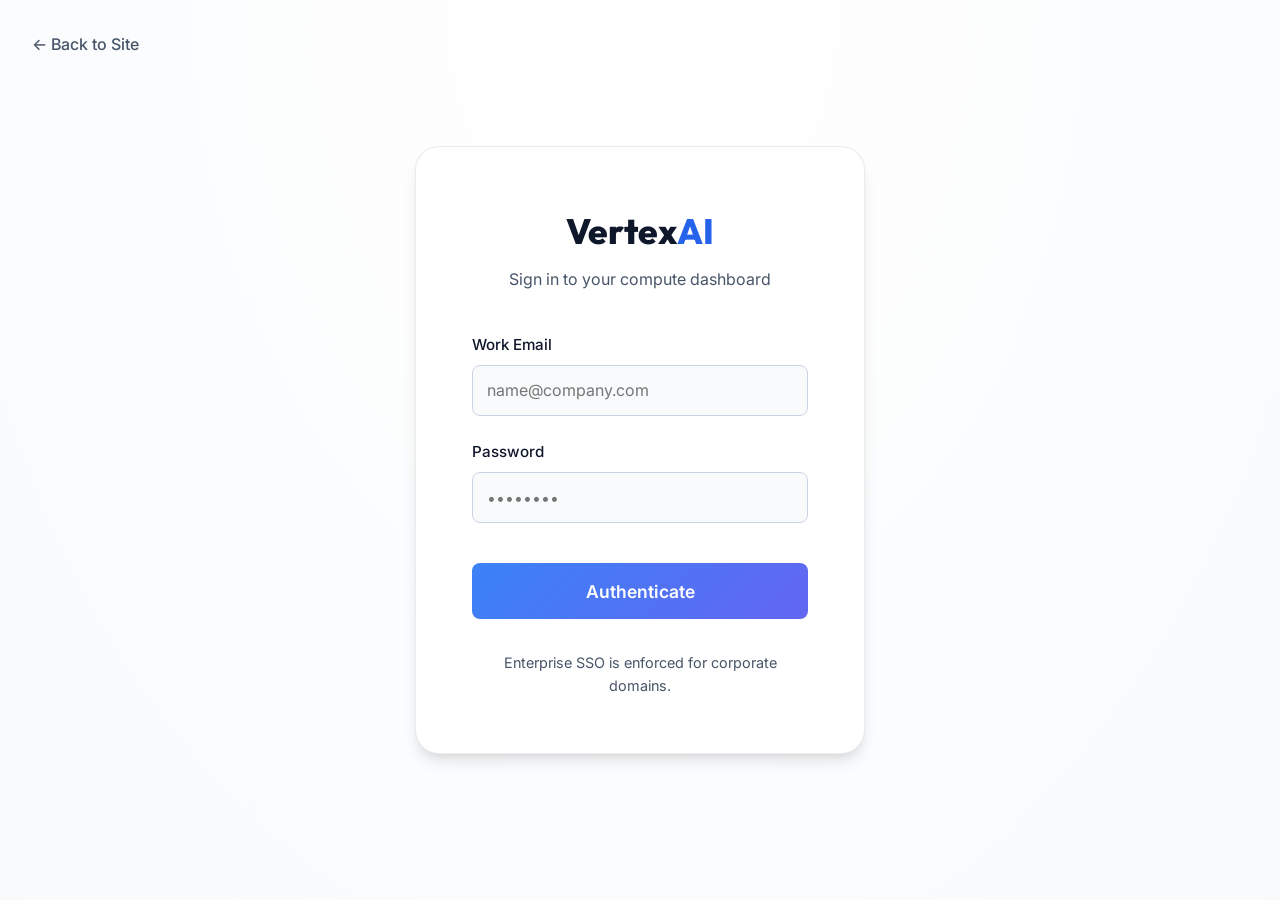
<file: login.html>
<!DOCTYPE html>
<html lang="en">
<head>
    <link rel="icon" href="data:image/svg+xml,<svg xmlns=%22http://www.w3.org/2000/svg%22 viewBox=%220 0 100 100%22><text y=%22.9em%22 font-size=%2290%22>⚡️</text></svg>">
    <meta charset="UTF-8">
    <meta http-equiv="Cache-Control" content="no-cache, no-store, must-revalidate">
    <meta http-equiv="Pragma" content="no-cache">
    <meta http-equiv="Expires" content="0">
    <meta name="viewport" content="width=device-width, initial-scale=1.0">
    <title>Login | Vertex AI Portal</title>
    <link rel="preconnect" href="https://fonts.googleapis.com">
    <link rel="preconnect" href="https://fonts.gstatic.com" crossorigin>
    <link href="https://fonts.googleapis.com/css2?family=Outfit:wght@300;400;600;800&family=Inter:wght@400;500;600&display=swap" rel="stylesheet">
    <link rel="stylesheet" href="styles.css">
    <style>
        .login-page {
            min-height: 100vh; display: flex; align-items: center; justify-content: center;
            background: radial-gradient(ellipse at top, #ffffff 0%, var(--bg-color) 100%);
            padding: 2rem; position: relative;
        }
        .login-back {
            position: absolute; top: 2rem; left: 2rem; color: var(--text-secondary); text-decoration: none; font-weight: 500;
            display: flex; align-items: center; gap: 0.5rem; transition: 0.3s;
        }
        .login-back:hover { color: var(--accent); }
        .login-card {
            background: #ffffff; padding: 3.5rem; border-radius: 24px; box-shadow: var(--shadow-lg); width: 100%; max-width: 450px;
            border: 1px solid var(--border-light);
        }
        .login-header { text-align: center; margin-bottom: 2.5rem; }
        .login-header .logo { font-size: 2.2rem; margin-bottom: 0.5rem;}
        .login-header p { color: var(--text-secondary); font-size: 1rem; }
        .login-form .form-group { margin-bottom: 1.5rem; }
        .login-form label { display: block; font-weight: 500; margin-bottom: 0.5rem; color: var(--text-primary); font-size: 0.95rem; }
        .login-form input {
            width: 100%; padding: 0.9rem; border: 1px solid #cbd5e1; border-radius: 8px; font-size: 1rem;
            background: #f8fafc; transition: all 0.3s;
        }
        .login-form input:focus { border-color: var(--accent); background: white; outline: none; box-shadow: 0 0 0 3px rgba(37, 99, 235, 0.1); }
        .btn-login {
            background: var(--accent-gradient); color: white; width: 100%; padding: 1.1rem; border: none; border-radius: 8px;
            font-size: 1.1rem; font-weight: 600; cursor: pointer; transition: 0.3s; margin-top: 1rem;
        }
        .btn-login:hover { transform: translateY(-2px); box-shadow: 0 6px 15px rgba(37, 99, 235, 0.3); }
        .form-error {
            color: var(--error); background: #fef2f2; border: 1px solid #fecaca; padding: 0.8rem; border-radius: 8px; margin-bottom: 1.5rem; display: none; text-align: center; font-size: 0.9rem; font-weight: 500;
        }
        .login-footer {
            text-align: center; margin-top: 2rem; font-size: 0.9rem; color: var(--text-secondary);
        }
    </style>
</head>
<body class="light-theme">

    <div class="login-page">
        <a href="index.html" class="login-back">← Back to Site</a>
        
        <div class="login-card">
            <div class="login-header">
                <div class="logo">Vertex<span>AI</span></div>
                <p>Sign in to your compute dashboard</p>
            </div>

            <div id="error-msg" class="form-error">
                Invalid credentials or unauthorized access.
            </div>

            <form id="auth-form" class="login-form">
                <div class="form-group">
                    <label for="email">Work Email</label>
                    <input type="email" id="email" placeholder="name@company.com" required autocomplete="email">
                </div>
                <div class="form-group">
                    <label for="password">Password</label>
                    <input type="password" id="password" placeholder="••••••••" required autocomplete="current-password">
                </div>
                <button type="submit" class="btn-login" id="login-btn">Authenticate</button>
            </form>

            <div class="login-footer">
                <p>Enterprise SSO is enforced for corporate domains.</p>
            </div>
        </div>
    </div>

    <script>
        document.getElementById('auth-form').addEventListener('submit', function(e) {
            e.preventDefault();
            
            const email = document.getElementById('email').value.toLowerCase().trim();
            const password = document.getElementById('password').value;
            const errorMsg = document.getElementById('error-msg');
            const btn = document.getElementById('login-btn');

            errorMsg.style.display = 'none';
            btn.innerHTML = 'Verifying Identity...';
            btn.style.opacity = '0.8';

            // Simulate network latency for realism
            setTimeout(() => {
                let userName = '';
                if (email === 'guidogerez@gmail.com' && password === '123456789') {
                    userName = 'Guido Gerez';
                } else if (email === 'agustinamadey@gmail.com' && password === '123456789') {
                    userName = 'Agustin Amadey';
                } else if (email === 'miguelestefan@gmail.com' && password === '123456789') {
                    userName = 'Miguel Estefan';
                } else if (email === 'perezcurbelo@gmail.com' && password === '123456789') {
                    userName = 'Perez Curbelo';
                } else if (email === 'darioht@gmail.com' && password === '123456789') {
                    userName = 'Dario HT';
                } else if (email === 'josemaria@gmail.com' && password === '123456789') {
                    userName = 'Jose Maria';
                }
                
                if (userName) {
                    sessionStorage.setItem('loggedUser', userName);
                    window.location.href = 'dashboard.html';
                } else {
                    btn.innerHTML = 'Authenticate';
                    btn.style.opacity = '1';
                    errorMsg.style.display = 'block';
                }
            }, 1200);
        });
    </script>
</body>
</html>
</file>
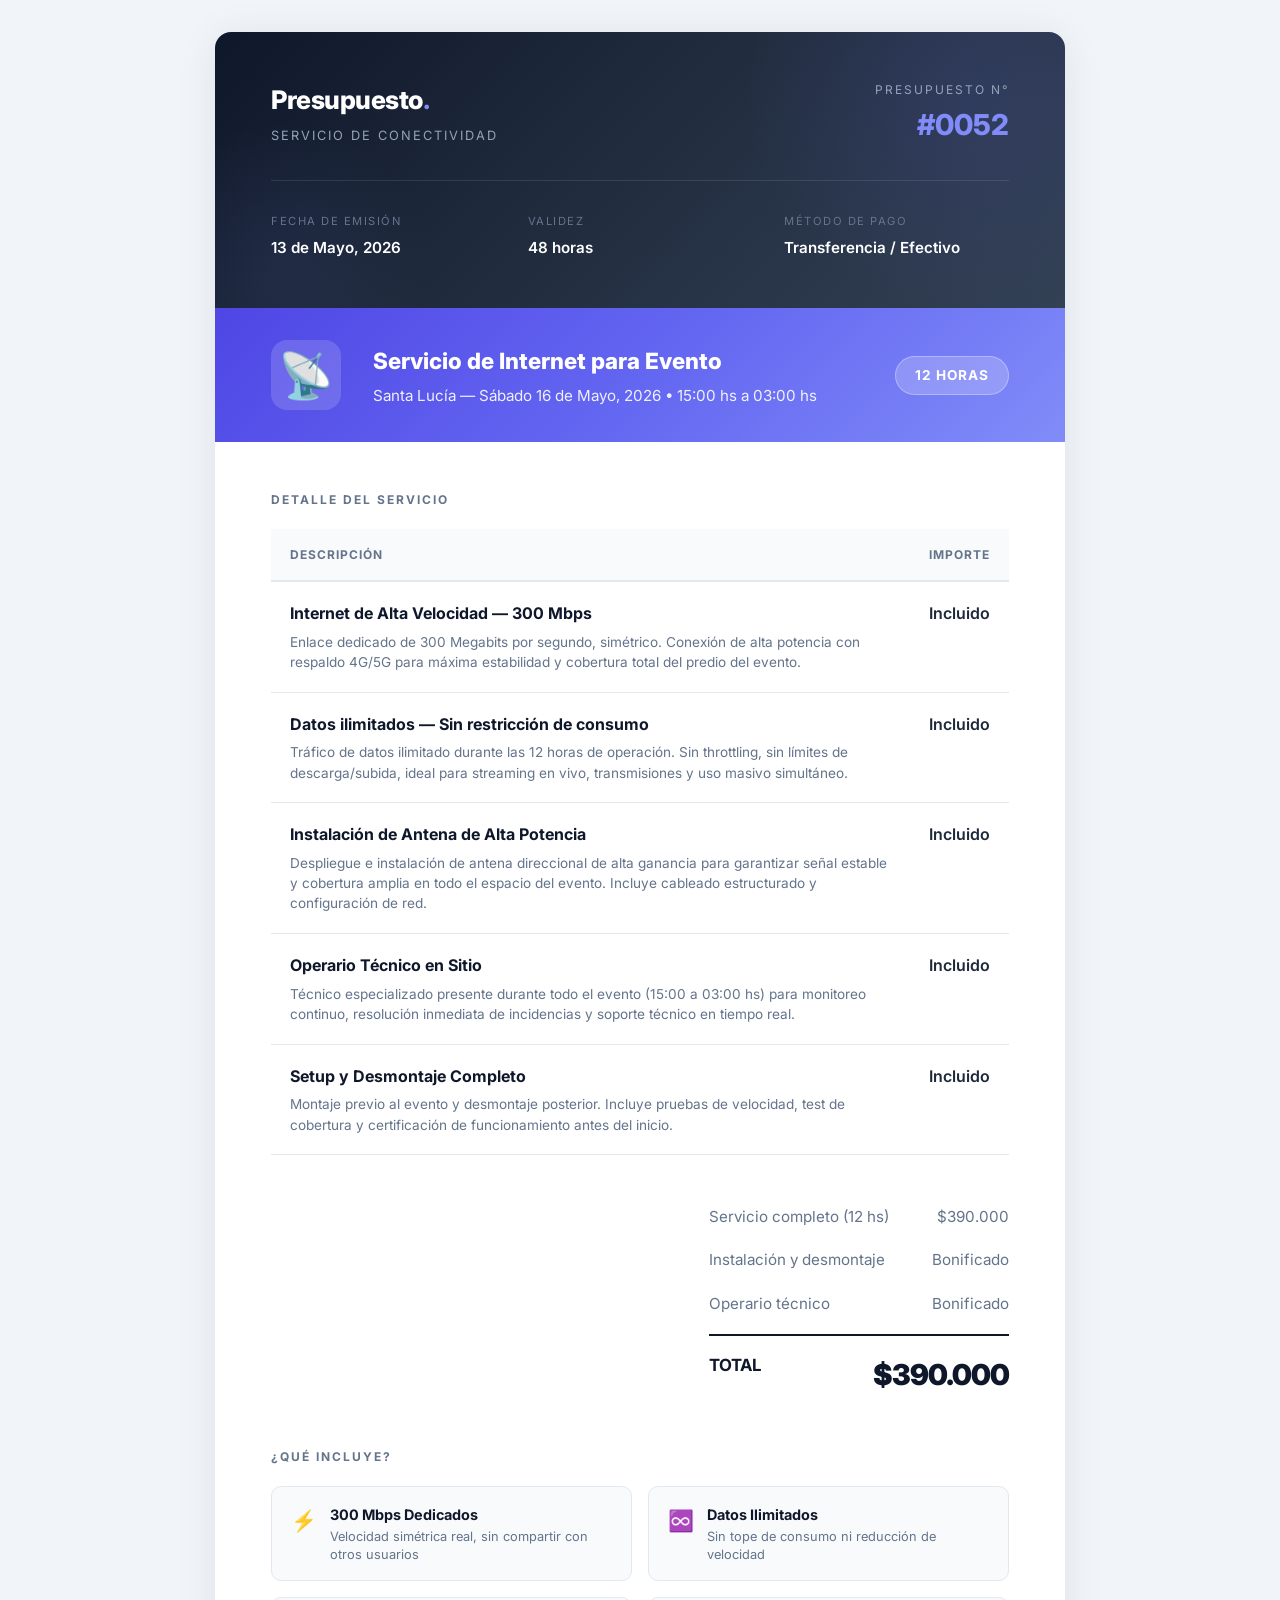
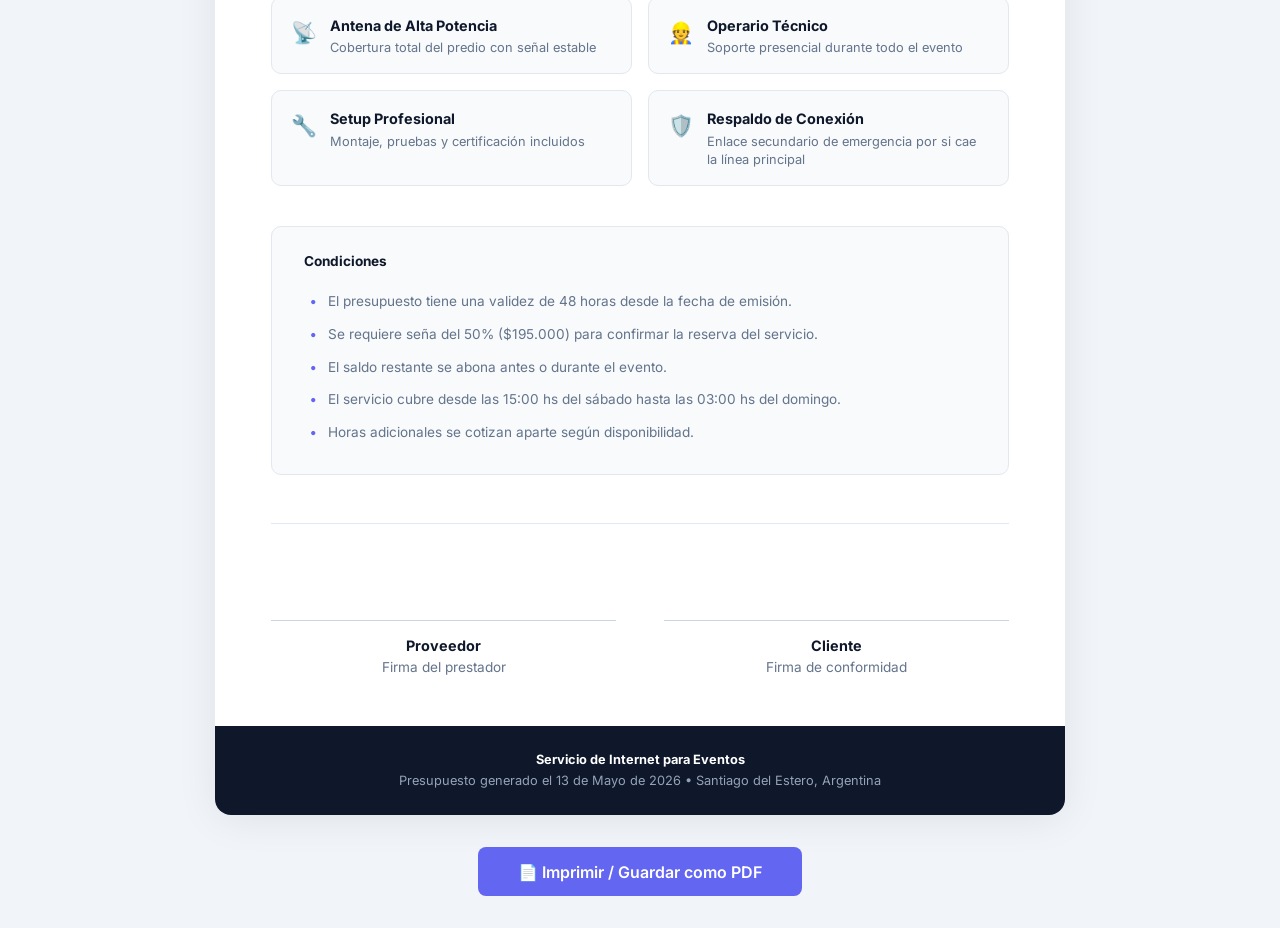
<file: presupuesto-internet-evento.html>
<!DOCTYPE html>
<html lang="es">
<head>
    <meta charset="UTF-8">
    <meta name="viewport" content="width=device-width, initial-scale=1.0">
    <title>Presupuesto - Servicio de Internet para Evento</title>
    <link href="https://fonts.googleapis.com/css2?family=Inter:wght@300;400;500;600;700;800;900&display=swap" rel="stylesheet">
    <style>
        :root {
            --primary: #0f172a;
            --accent: #6366f1;
            --accent-light: #818cf8;
            --accent-glow: rgba(99, 102, 241, 0.15);
            --text: #1e293b;
            --text-secondary: #64748b;
            --border: #e2e8f0;
            --bg-subtle: #f8fafc;
            --success: #10b981;
        }

        * { margin: 0; padding: 0; box-sizing: border-box; }

        body {
            font-family: 'Inter', sans-serif;
            color: var(--text);
            background: #f1f5f9;
            line-height: 1.6;
        }

        .quote {
            max-width: 850px;
            margin: 2rem auto;
            background: white;
            box-shadow: 0 4px 40px rgba(0,0,0,0.08);
            border-radius: 16px;
            overflow: hidden;
        }

        /* ═══ HEADER ═══ */
        .quote-header {
            background: linear-gradient(135deg, #0f172a 0%, #1e293b 40%, #334155 100%);
            color: white;
            padding: 3rem 3.5rem;
            position: relative;
            overflow: hidden;
        }
        .quote-header::before {
            content: '';
            position: absolute;
            top: -60%;
            right: -15%;
            width: 450px;
            height: 450px;
            background: radial-gradient(circle, rgba(99,102,241,0.12) 0%, transparent 70%);
            border-radius: 50%;
        }
        .quote-header::after {
            content: '';
            position: absolute;
            bottom: -40%;
            left: -10%;
            width: 300px;
            height: 300px;
            background: radial-gradient(circle, rgba(129,140,248,0.08) 0%, transparent 70%);
            border-radius: 50%;
        }

        .header-top {
            display: flex;
            justify-content: space-between;
            align-items: flex-start;
            position: relative;
            z-index: 1;
        }
        .brand {
            font-size: 1.6rem;
            font-weight: 800;
            letter-spacing: -0.5px;
        }
        .brand span { color: var(--accent-light); }
        .brand-sub {
            font-size: 0.8rem;
            color: #94a3b8;
            letter-spacing: 2px;
            text-transform: uppercase;
            margin-top: 0.3rem;
        }

        .quote-number {
            text-align: right;
        }
        .quote-number .label {
            font-size: 0.75rem;
            text-transform: uppercase;
            letter-spacing: 2px;
            color: #94a3b8;
        }
        .quote-number .number {
            font-size: 1.8rem;
            font-weight: 800;
            color: var(--accent-light);
            margin-top: 0.2rem;
        }

        .header-divider {
            height: 1px;
            background: rgba(255,255,255,0.1);
            margin: 2rem 0;
            position: relative;
            z-index: 1;
        }

        .header-info {
            display: grid;
            grid-template-columns: 1fr 1fr 1fr;
            gap: 2rem;
            position: relative;
            z-index: 1;
        }
        .header-info .info-item .info-label {
            font-size: 0.7rem;
            text-transform: uppercase;
            letter-spacing: 1.5px;
            color: #64748b;
            margin-bottom: 0.3rem;
        }
        .header-info .info-item .info-value {
            font-weight: 600;
            font-size: 0.95rem;
        }

        /* ═══ EVENT BANNER ═══ */
        .event-banner {
            background: linear-gradient(135deg, #4f46e5 0%, #6366f1 50%, #818cf8 100%);
            padding: 2rem 3.5rem;
            color: white;
            display: flex;
            align-items: center;
            gap: 2rem;
        }
        .event-icon {
            font-size: 2.8rem;
            background: rgba(255,255,255,0.15);
            width: 70px;
            height: 70px;
            display: flex;
            align-items: center;
            justify-content: center;
            border-radius: 16px;
            flex-shrink: 0;
        }
        .event-details h2 {
            font-size: 1.4rem;
            font-weight: 800;
            margin-bottom: 0.3rem;
        }
        .event-details p {
            font-size: 0.95rem;
            opacity: 0.9;
        }
        .event-badge {
            margin-left: auto;
            background: rgba(255,255,255,0.2);
            padding: 0.5rem 1.2rem;
            border-radius: 20px;
            font-weight: 700;
            font-size: 0.85rem;
            letter-spacing: 1px;
            text-transform: uppercase;
            flex-shrink: 0;
            border: 1px solid rgba(255,255,255,0.3);
        }

        /* ═══ BODY ═══ */
        .quote-body { padding: 3rem 3.5rem; }

        .section-label {
            font-size: 0.75rem;
            text-transform: uppercase;
            letter-spacing: 2px;
            color: var(--text-secondary);
            font-weight: 700;
            margin-bottom: 1.2rem;
        }

        /* ═══ SERVICE TABLE ═══ */
        .service-table {
            width: 100%;
            border-collapse: collapse;
            margin-bottom: 2.5rem;
        }
        .service-table th {
            text-align: left;
            padding: 1rem 1.2rem;
            background: var(--bg-subtle);
            color: var(--text-secondary);
            font-size: 0.75rem;
            text-transform: uppercase;
            letter-spacing: 1px;
            font-weight: 700;
            border-bottom: 2px solid var(--border);
        }
        .service-table th:last-child { text-align: right; }
        .service-table td {
            padding: 1.2rem;
            border-bottom: 1px solid var(--border);
            vertical-align: top;
        }
        .service-table td:last-child {
            text-align: right;
            font-weight: 600;
            white-space: nowrap;
        }
        .service-table .item-name {
            font-weight: 700;
            color: var(--primary);
            font-size: 1rem;
            margin-bottom: 0.3rem;
        }
        .service-table .item-desc {
            color: var(--text-secondary);
            font-size: 0.85rem;
            line-height: 1.5;
        }

        /* ═══ TOTAL ═══ */
        .total-section {
            display: flex;
            justify-content: flex-end;
            margin-bottom: 2.5rem;
        }
        .total-box {
            min-width: 300px;
        }
        .total-line {
            display: flex;
            justify-content: space-between;
            padding: 0.6rem 0;
            font-size: 0.95rem;
            color: var(--text-secondary);
        }
        .total-line.grand {
            border-top: 2px solid var(--primary);
            margin-top: 0.5rem;
            padding-top: 1rem;
        }
        .total-line.grand span:first-child {
            font-weight: 700;
            color: var(--primary);
            font-size: 1.05rem;
        }
        .total-line.grand span:last-child {
            font-weight: 900;
            font-size: 1.8rem;
            color: var(--primary);
            letter-spacing: -1px;
        }

        /* ═══ FEATURES ═══ */
        .features {
            display: grid;
            grid-template-columns: 1fr 1fr;
            gap: 1rem;
            margin-bottom: 2.5rem;
        }
        .feature {
            display: flex;
            align-items: flex-start;
            gap: 0.8rem;
            padding: 1rem 1.2rem;
            background: var(--bg-subtle);
            border-radius: 10px;
            border: 1px solid var(--border);
        }
        .feature-icon {
            font-size: 1.3rem;
            flex-shrink: 0;
            margin-top: 0.1rem;
        }
        .feature-text h4 {
            font-size: 0.9rem;
            font-weight: 700;
            color: var(--primary);
            margin-bottom: 0.15rem;
        }
        .feature-text p {
            font-size: 0.8rem;
            color: var(--text-secondary);
            line-height: 1.4;
        }

        /* ═══ CONDITIONS ═══ */
        .conditions {
            background: var(--bg-subtle);
            border-radius: 10px;
            padding: 1.5rem 2rem;
            border: 1px solid var(--border);
            margin-bottom: 2.5rem;
        }
        .conditions h3 {
            font-size: 0.85rem;
            font-weight: 700;
            color: var(--primary);
            margin-bottom: 0.8rem;
        }
        .conditions ul {
            list-style: none;
            padding: 0;
        }
        .conditions li {
            font-size: 0.85rem;
            color: var(--text-secondary);
            padding: 0.35rem 0;
            padding-left: 1.5rem;
            position: relative;
        }
        .conditions li::before {
            content: '•';
            position: absolute;
            left: 0.4rem;
            color: var(--accent);
            font-weight: bold;
        }

        /* ═══ SIGNATURE ═══ */
        .signature-area {
            display: grid;
            grid-template-columns: 1fr 1fr;
            gap: 3rem;
            margin-top: 3rem;
            padding-top: 2rem;
            border-top: 1px solid var(--border);
        }
        .sig-block {
            text-align: center;
        }
        .sig-line {
            border-top: 1px solid #cbd5e1;
            margin-top: 4rem;
            padding-top: 0.8rem;
            font-size: 0.85rem;
            color: var(--text-secondary);
        }
        .sig-line strong {
            display: block;
            color: var(--primary);
            font-size: 0.9rem;
        }

        /* ═══ FOOTER ═══ */
        .quote-footer {
            background: var(--primary);
            color: #94a3b8;
            padding: 1.5rem 3.5rem;
            text-align: center;
            font-size: 0.8rem;
        }
        .quote-footer strong { color: white; }

        /* ═══ PRINT ═══ */
        .print-btn {
            display: flex;
            justify-content: center;
            margin: 1.5rem auto 2rem;
        }
        .print-btn button {
            background: var(--accent);
            color: white;
            border: none;
            padding: 0.9rem 2.5rem;
            font-size: 1rem;
            font-weight: 600;
            border-radius: 8px;
            cursor: pointer;
            font-family: inherit;
            transition: all 0.2s;
        }
        .print-btn button:hover {
            background: #4f46e5;
            transform: translateY(-1px);
            box-shadow: 0 4px 15px rgba(99,102,241,0.3);
        }

        @media print {
            body { background: white; }
            .quote { box-shadow: none; margin: 0; border-radius: 0; max-width: 100%; }
            .no-print { display: none !important; }
            .feature, .service-table td, .conditions { break-inside: avoid; }
        }
    </style>
</head>
<body>

<div class="quote">
    <!-- HEADER -->
    <div class="quote-header">
        <div class="header-top">
            <div>
                <div class="brand">Presupuesto<span>.</span></div>
                <div class="brand-sub">Servicio de Conectividad</div>
            </div>
            <div class="quote-number">
                <div class="label">Presupuesto N°</div>
                <div class="number">#0052</div>
            </div>
        </div>

        <div class="header-divider"></div>

        <div class="header-info">
            <div class="info-item">
                <div class="info-label">Fecha de emisión</div>
                <div class="info-value">13 de Mayo, 2026</div>
            </div>
            <div class="info-item">
                <div class="info-label">Validez</div>
                <div class="info-value">48 horas</div>
            </div>
            <div class="info-item">
                <div class="info-label">Método de pago</div>
                <div class="info-value">Transferencia / Efectivo</div>
            </div>
        </div>
    </div>

    <!-- EVENT BANNER -->
    <div class="event-banner">
        <div class="event-icon">📡</div>
        <div class="event-details">
            <h2>Servicio de Internet para Evento</h2>
            <p>Santa Lucía — Sábado 16 de Mayo, 2026 • 15:00 hs a 03:00 hs</p>
        </div>
        <div class="event-badge">12 Horas</div>
    </div>

    <!-- BODY -->
    <div class="quote-body">
        <p class="section-label">Detalle del servicio</p>

        <table class="service-table">
            <thead>
                <tr>
                    <th>Descripción</th>
                    <th>Importe</th>
                </tr>
            </thead>
            <tbody>
                <tr>
                    <td>
                        <div class="item-name">Internet de Alta Velocidad — 300 Mbps</div>
                        <div class="item-desc">Enlace dedicado de 300 Megabits por segundo, simétrico. Conexión de alta potencia con respaldo 4G/5G para máxima estabilidad y cobertura total del predio del evento.</div>
                    </td>
                    <td>Incluido</td>
                </tr>
                <tr>
                    <td>
                        <div class="item-name">Datos ilimitados — Sin restricción de consumo</div>
                        <div class="item-desc">Tráfico de datos ilimitado durante las 12 horas de operación. Sin throttling, sin límites de descarga/subida, ideal para streaming en vivo, transmisiones y uso masivo simultáneo.</div>
                    </td>
                    <td>Incluido</td>
                </tr>
                <tr>
                    <td>
                        <div class="item-name">Instalación de Antena de Alta Potencia</div>
                        <div class="item-desc">Despliegue e instalación de antena direccional de alta ganancia para garantizar señal estable y cobertura amplia en todo el espacio del evento. Incluye cableado estructurado y configuración de red.</div>
                    </td>
                    <td>Incluido</td>
                </tr>
                <tr>
                    <td>
                        <div class="item-name">Operario Técnico en Sitio</div>
                        <div class="item-desc">Técnico especializado presente durante todo el evento (15:00 a 03:00 hs) para monitoreo continuo, resolución inmediata de incidencias y soporte técnico en tiempo real.</div>
                    </td>
                    <td>Incluido</td>
                </tr>
                <tr>
                    <td>
                        <div class="item-name">Setup y Desmontaje Completo</div>
                        <div class="item-desc">Montaje previo al evento y desmontaje posterior. Incluye pruebas de velocidad, test de cobertura y certificación de funcionamiento antes del inicio.</div>
                    </td>
                    <td>Incluido</td>
                </tr>
            </tbody>
        </table>

        <!-- TOTAL -->
        <div class="total-section">
            <div class="total-box">
                <div class="total-line">
                    <span>Servicio completo (12 hs)</span>
                    <span>$390.000</span>
                </div>
                <div class="total-line">
                    <span>Instalación y desmontaje</span>
                    <span>Bonificado</span>
                </div>
                <div class="total-line">
                    <span>Operario técnico</span>
                    <span>Bonificado</span>
                </div>
                <div class="total-line grand">
                    <span>TOTAL</span>
                    <span>$390.000</span>
                </div>
            </div>
        </div>

        <!-- FEATURES -->
        <p class="section-label">¿Qué incluye?</p>
        <div class="features">
            <div class="feature">
                <span class="feature-icon">⚡</span>
                <div class="feature-text">
                    <h4>300 Mbps Dedicados</h4>
                    <p>Velocidad simétrica real, sin compartir con otros usuarios</p>
                </div>
            </div>
            <div class="feature">
                <span class="feature-icon">♾️</span>
                <div class="feature-text">
                    <h4>Datos Ilimitados</h4>
                    <p>Sin tope de consumo ni reducción de velocidad</p>
                </div>
            </div>
            <div class="feature">
                <span class="feature-icon">📡</span>
                <div class="feature-text">
                    <h4>Antena de Alta Potencia</h4>
                    <p>Cobertura total del predio con señal estable</p>
                </div>
            </div>
            <div class="feature">
                <span class="feature-icon">👷</span>
                <div class="feature-text">
                    <h4>Operario Técnico</h4>
                    <p>Soporte presencial durante todo el evento</p>
                </div>
            </div>
            <div class="feature">
                <span class="feature-icon">🔧</span>
                <div class="feature-text">
                    <h4>Setup Profesional</h4>
                    <p>Montaje, pruebas y certificación incluidos</p>
                </div>
            </div>
            <div class="feature">
                <span class="feature-icon">🛡️</span>
                <div class="feature-text">
                    <h4>Respaldo de Conexión</h4>
                    <p>Enlace secundario de emergencia por si cae la línea principal</p>
                </div>
            </div>
        </div>

        <!-- CONDITIONS -->
        <div class="conditions">
            <h3>Condiciones</h3>
            <ul>
                <li>El presupuesto tiene una validez de 48 horas desde la fecha de emisión.</li>
                <li>Se requiere seña del 50% ($195.000) para confirmar la reserva del servicio.</li>
                <li>El saldo restante se abona antes o durante el evento.</li>
                <li>El servicio cubre desde las 15:00 hs del sábado hasta las 03:00 hs del domingo.</li>
                <li>Horas adicionales se cotizan aparte según disponibilidad.</li>
            </ul>
        </div>

        <!-- SIGNATURE -->
        <div class="signature-area">
            <div class="sig-block">
                <div class="sig-line">
                    <strong>Proveedor</strong>
                    Firma del prestador
                </div>
            </div>
            <div class="sig-block">
                <div class="sig-line">
                    <strong>Cliente</strong>
                    Firma de conformidad
                </div>
            </div>
        </div>
    </div>

    <!-- FOOTER -->
    <div class="quote-footer">
        <p><strong>Servicio de Internet para Eventos</strong></p>
        <p>Presupuesto generado el 13 de Mayo de 2026 • Santiago del Estero, Argentina</p>
    </div>
</div>

<div class="print-btn no-print">
    <button onclick="window.print()">📄 Imprimir / Guardar como PDF</button>
</div>

</body>
</html>
</file>
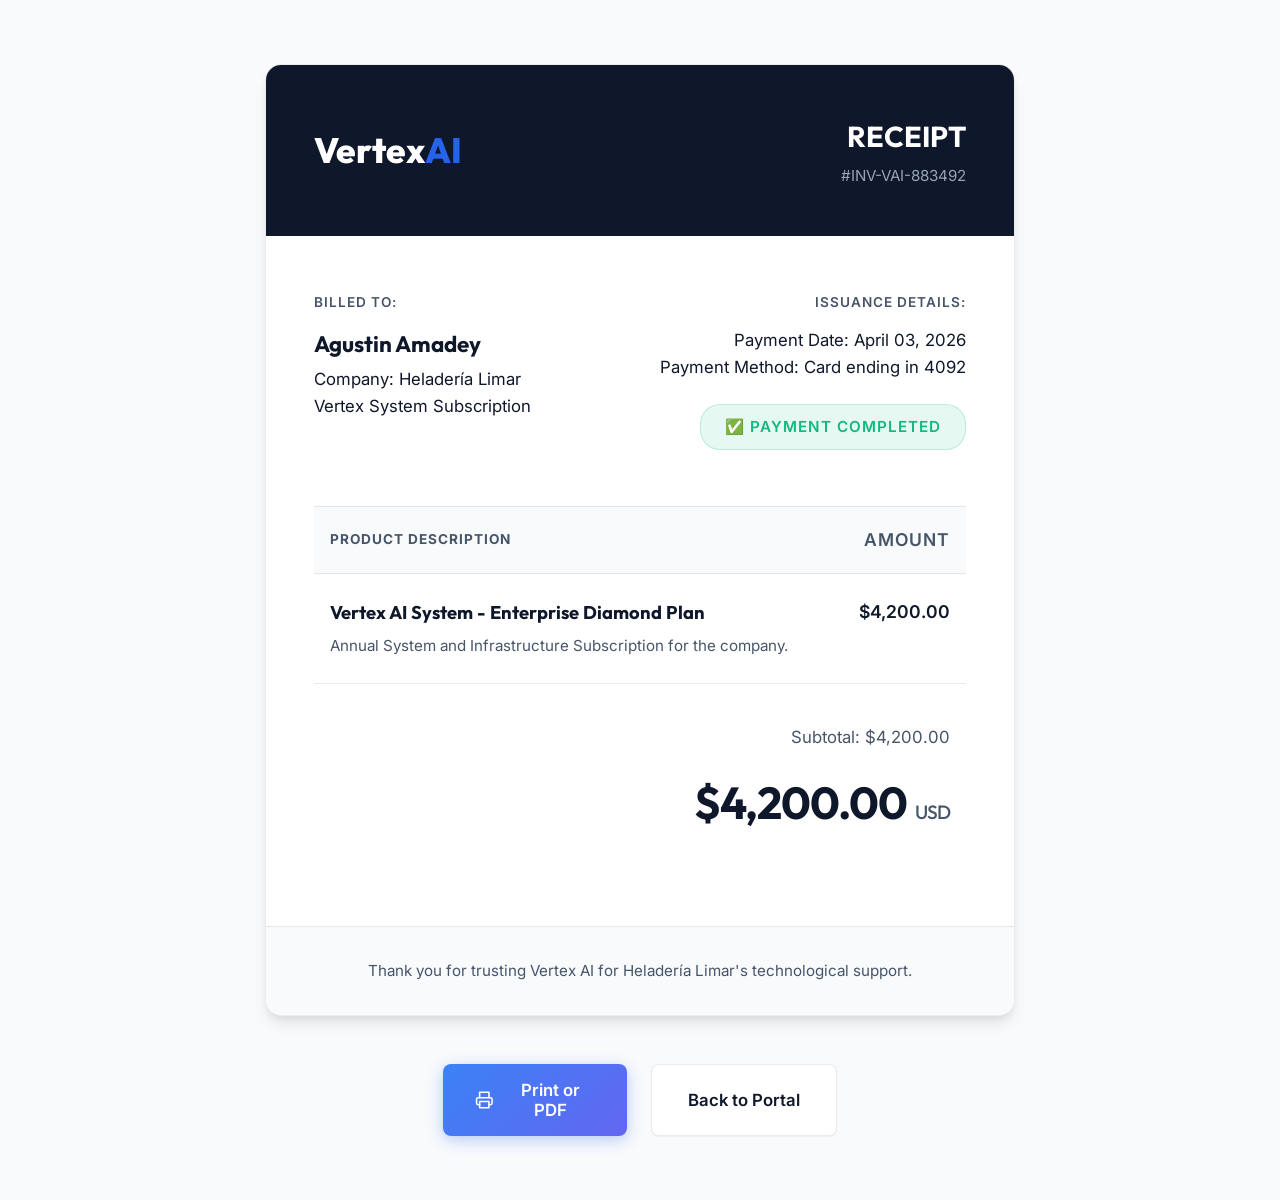
<file: receipt.html>
<!DOCTYPE html>
<html lang="en">

<head>
    <meta charset="UTF-8">
    <meta name="viewport" content="width=device-width, initial-scale=1.0">
    <title>Payment Receipt - Vertex AI | Heladería Limar</title>
    <link rel="icon"
        href="data:image/svg+xml,<svg xmlns=%22http://www.w3.org/2000/svg%22 viewBox=%220 0 100 100%22><text y=%22.9em%22 font-size=%2290%22>⚡️</text></svg>">
    <link rel="preconnect" href="https://fonts.googleapis.com">
    <link rel="preconnect" href="https://fonts.gstatic.com" crossorigin>
    <link
        href="https://fonts.googleapis.com/css2?family=Outfit:wght@300;400;600;800&family=Inter:wght@400;500;600&display=swap"
        rel="stylesheet">
    <link rel="stylesheet" href="styles.css">
    <style>
        body {
            background-color: var(--bg-color);
            display: flex;
            justify-content: center;
            align-items: flex-start;
            min-height: 100vh;
            padding: 4rem 2rem;
        }

        .receipt-container {
            background: #ffffff;
            max-width: 750px;
            width: 100%;
            border-radius: 16px;
            box-shadow: var(--shadow-lg);
            border: 1px solid var(--border-light);
            overflow: hidden;
            margin-bottom: 2rem;
        }

        .receipt-header {
            background: var(--text-primary);
            padding: 3rem;
            color: white;
            display: flex;
            justify-content: space-between;
            align-items: center;
        }

        .receipt-header .logo {
            font-size: 2.2rem;
            margin: 0;
            color: white;
        }

        .receipt-header .logo span {
            color: var(--accent);
        }

        .receipt-title {
            text-align: right;
        }

        .receipt-title h1 {
            font-family: var(--font-heading);
            font-size: 1.8rem;
            margin-bottom: 0.3rem;
            color: white;
        }

        .receipt-title p {
            font-size: 0.95rem;
            color: #94a3b8;
        }

        .receipt-body {
            padding: 3.5rem 3rem;
        }

        .receipt-info {
            display: flex;
            justify-content: space-between;
            margin-bottom: 3.5rem;
        }

        .info-block h3 {
            font-size: 0.85rem;
            text-transform: uppercase;
            color: var(--text-secondary);
            margin-bottom: 0.8rem;
            letter-spacing: 1px;
            font-weight: 600;
        }

        .info-block p {
            font-weight: 400;
            color: var(--text-primary);
            line-height: 1.6;
            font-size: 1.05rem;
        }

        .info-block strong {
            font-family: var(--font-heading);
            font-size: 1.4rem;
            display: block;
            margin-bottom: 0.2rem;
        }

        .receipt-table {
            width: 100%;
            border-collapse: collapse;
            margin-bottom: 2.5rem;
        }

        .receipt-table th {
            text-align: left;
            padding: 1.2rem 1rem;
            background: #f8fafc;
            color: var(--text-secondary);
            font-size: 0.85rem;
            text-transform: uppercase;
            letter-spacing: 1px;
            border-bottom: 1px solid var(--border-light);
            border-top: 1px solid var(--border-light);
        }

        .receipt-table td {
            padding: 1.5rem 1rem;
            border-bottom: 1px solid var(--border-light);
            color: var(--text-primary);
            vertical-align: top;
        }

        .item-desc h4 {
            margin-bottom: 0.4rem;
            font-family: var(--font-heading);
            font-size: 1.15rem;
        }

        .item-desc p {
            color: var(--text-secondary);
            font-size: 0.95rem;
        }

        .receipt-table .amount {
            text-align: right;
            font-weight: 600;
            font-size: 1.1rem;
        }

        .receipt-total {
            width: 100%;
            text-align: right;
            padding-right: 1rem;
            margin-bottom: 2rem;
        }

        .receipt-total p {
            margin-bottom: 0.6rem;
            color: var(--text-secondary);
            font-size: 1.05rem;
        }

        .receipt-total h2 {
            font-family: var(--font-heading);
            font-size: 2.8rem;
            color: var(--text-primary);
            letter-spacing: -1px;
            margin-top: 1rem;
        }

        .receipt-footer {
            background: #f8fafc;
            padding: 2rem 3rem;
            text-align: center;
            border-top: 1px solid var(--border-light);
            color: var(--text-secondary);
            font-size: 0.95rem;
        }

        .status-paid {
            display: inline-block;
            background: rgba(16, 185, 129, 0.1);
            color: var(--success);
            padding: 0.6rem 1.5rem;
            border-radius: 20px;
            font-weight: 600;
            font-size: 0.95rem;
            border: 1px solid rgba(16, 185, 129, 0.2);
            text-transform: uppercase;
            letter-spacing: 1px;
            margin-top: 1.5rem;
        }

        .actions {
            margin-top: 1rem;
            text-align: center;
            display: flex;
            gap: 1.5rem;
            justify-content: center;
        }

        .actions button {
            display: flex;
            align-items: center;
            justify-content: center;
            gap: 0.8rem;
            padding: 1rem 2rem;
            font-size: 1.05rem;
        }

        @media print {
            body {
                background: white;
                padding: 0;
                min-height: auto;
                display: block;
            }

            .receipt-container {
                box-shadow: none;
                border: none;
                max-width: 100%;
                margin: 0;
            }

            .actions {
                display: none;
            }

            .receipt-header {
                background: white;
                color: black;
                border-bottom: 2px solid black;
                padding: 2rem 0;
            }

            .receipt-header .logo {
                color: black;
            }

            .receipt-header .logo span {
                color: black;
            }

            .receipt-title h1 {
                color: black;
            }

            .receipt-title p {
                color: black;
            }
        }
    </style>
</head>

<body>

    <div style="display: flex; flex-direction: column; align-items: center; width: 100%;">
        <div class="receipt-container">
            <div class="receipt-header">
                <div class="logo">Vertex<span>AI</span></div>
                <div class="receipt-title">
                    <h1>RECEIPT</h1>
                    <p>#INV-VAI-883492</p>
                </div>
            </div>

            <div class="receipt-body">
                <div class="receipt-info">
                    <div class="info-block">
                        <h3>Billed To:</h3>
                        <p><strong>Agustin Amadey</strong></p>
                        <p>Company: Heladería Limar</p>
                        <p>Vertex System Subscription</p>
                    </div>
                    <div class="info-block" style="text-align: right;">
                        <h3>Issuance Details:</h3>
                        <p>Payment Date: April 03, 2026</p>
                        <p>Payment Method: Card ending in 4092</p>
                        <div class="status-paid">✅ Payment Completed</div>
                    </div>
                </div>

                <table class="receipt-table">
                    <thead>
                        <tr>
                            <th>Product Description</th>
                            <th class="amount" style="text-align: right;">Amount</th>
                        </tr>
                    </thead>
                    <tbody>
                        <tr>
                            <td>
                                <div class="item-desc">
                                    <h4>Vertex AI System - Enterprise Diamond Plan</h4>
                                    <p>Annual System and Infrastructure Subscription for the company.</p>
                                </div>
                            </td>
                            <td class="amount">$4,200.00</td>
                        </tr>
                    </tbody>
                </table>

                <div class="receipt-total">
                    <p>Subtotal: $4,200.00</p>
                    <h2>$4,200.00 <span
                            style="font-size: 1.2rem; color: var(--text-secondary); font-weight: 500;">USD</span></h2>
                </div>
            </div>

            <div class="receipt-footer">
                <p>Thank you for trusting Vertex AI for Heladería Limar's technological support.</p>
            </div>
        </div>

        <div class="actions">
            <button class="btn-primary" onclick="window.print()">
                <svg width="20" height="20" viewBox="0 0 24 24" fill="none" stroke="currentColor" stroke-width="2"
                    stroke-linecap="round" stroke-linejoin="round">
                    <polyline points="6 9 6 2 18 2 18 9"></polyline>
                    <path d="M6 18H4a2 2 0 0 1-2-2v-5a2 2 0 0 1 2-2h16a2 2 0 0 1 2 2v5a2 2 0 0 1-2 2h-2"></path>
                    <rect x="6" y="14" width="12" height="8"></rect>
                </svg>
                Print or PDF
            </button>
            <button class="btn-secondary" onclick="window.location.href='dashboard.html'">Back to Portal</button>
        </div>
    </div>

</body>

</html>
</file>
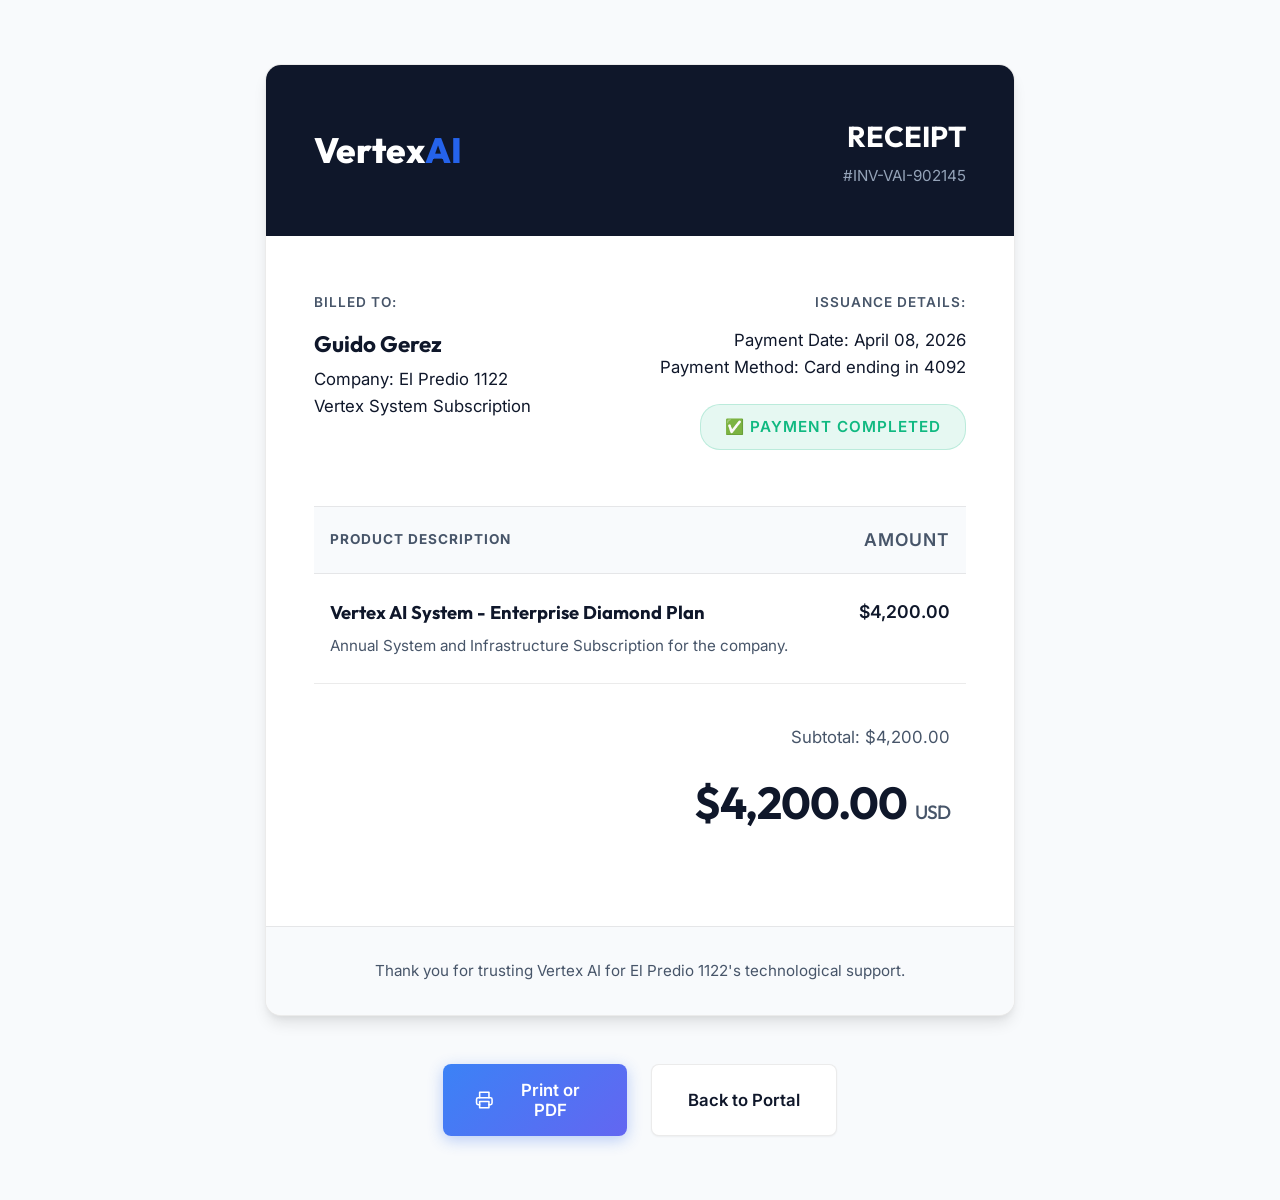
<file: receipt_guido.html>
<!DOCTYPE html>
<html lang="en">
<head>
    <meta charset="UTF-8">
    <meta name="viewport" content="width=device-width, initial-scale=1.0">
    <title>Payment Receipt - Vertex AI | El Predio 1122</title>
    <link rel="icon" href="data:image/svg+xml,<svg xmlns=%22http://www.w3.org/2000/svg%22 viewBox=%220 0 100 100%22><text y=%22.9em%22 font-size=%2290%22>⚡️</text></svg>">
    <link rel="preconnect" href="https://fonts.googleapis.com">
    <link rel="preconnect" href="https://fonts.gstatic.com" crossorigin>
    <link href="https://fonts.googleapis.com/css2?family=Outfit:wght@300;400;600;800&family=Inter:wght@400;500;600&display=swap" rel="stylesheet">
    <link rel="stylesheet" href="styles.css">
    <style>
        body { background-color: var(--bg-color); display: flex; justify-content: center; align-items: flex-start; min-height: 100vh; padding: 4rem 2rem; }
        .receipt-container {
            background: #ffffff;
            max-width: 750px;
            width: 100%;
            border-radius: 16px;
            box-shadow: var(--shadow-lg);
            border: 1px solid var(--border-light);
            overflow: hidden;
            margin-bottom: 2rem;
        }
        .receipt-header {
            background: var(--text-primary);
            padding: 3rem;
            color: white;
            display: flex;
            justify-content: space-between;
            align-items: center;
        }
        .receipt-header .logo { font-size: 2.2rem; margin: 0; color: white; }
        .receipt-header .logo span { color: var(--accent); }
        .receipt-title {
            text-align: right;
        }
        .receipt-title h1 {
            font-family: var(--font-heading);
            font-size: 1.8rem;
            margin-bottom: 0.3rem;
            color: white;
        }
        .receipt-title p {
            font-size: 0.95rem;
            color: #94a3b8;
        }
        .receipt-body {
            padding: 3.5rem 3rem;
        }
        .receipt-info {
            display: flex;
            justify-content: space-between;
            margin-bottom: 3.5rem;
        }
        .info-block h3 {
            font-size: 0.85rem;
            text-transform: uppercase;
            color: var(--text-secondary);
            margin-bottom: 0.8rem;
            letter-spacing: 1px;
            font-weight: 600;
        }
        .info-block p {
            font-weight: 400;
            color: var(--text-primary);
            line-height: 1.6;
            font-size: 1.05rem;
        }
        .info-block strong {
            font-family: var(--font-heading);
            font-size: 1.4rem;
            display: block;
            margin-bottom: 0.2rem;
        }
        .receipt-table {
            width: 100%;
            border-collapse: collapse;
            margin-bottom: 2.5rem;
        }
        .receipt-table th {
            text-align: left;
            padding: 1.2rem 1rem;
            background: #f8fafc;
            color: var(--text-secondary);
            font-size: 0.85rem;
            text-transform: uppercase;
            letter-spacing: 1px;
            border-bottom: 1px solid var(--border-light);
            border-top: 1px solid var(--border-light);
        }
        .receipt-table td {
            padding: 1.5rem 1rem;
            border-bottom: 1px solid var(--border-light);
            color: var(--text-primary);
            vertical-align: top;
        }
        .item-desc h4 { margin-bottom: 0.4rem; font-family: var(--font-heading); font-size: 1.15rem; }
        .item-desc p { color: var(--text-secondary); font-size: 0.95rem; }
        .receipt-table .amount { text-align: right; font-weight: 600; font-size: 1.1rem; }
        
        .receipt-total {
            width: 100%;
            text-align: right;
            padding-right: 1rem;
            margin-bottom: 2rem;
        }
        .receipt-total p { margin-bottom: 0.6rem; color: var(--text-secondary); font-size: 1.05rem;}
        .receipt-total h2 {
            font-family: var(--font-heading);
            font-size: 2.8rem;
            color: var(--text-primary);
            letter-spacing: -1px;
            margin-top: 1rem;
        }
        
        .receipt-footer {
            background: #f8fafc;
            padding: 2rem 3rem;
            text-align: center;
            border-top: 1px solid var(--border-light);
            color: var(--text-secondary);
            font-size: 0.95rem;
        }
        .status-paid {
            display: inline-block;
            background: rgba(16, 185, 129, 0.1);
            color: var(--success);
            padding: 0.6rem 1.5rem;
            border-radius: 20px;
            font-weight: 600;
            font-size: 0.95rem;
            border: 1px solid rgba(16, 185, 129, 0.2);
            text-transform: uppercase;
            letter-spacing: 1px;
            margin-top: 1.5rem;
        }
        .actions {
            margin-top: 1rem;
            text-align: center;
            display: flex;
            gap: 1.5rem;
            justify-content: center;
        }
        .actions button {
            display: flex;
            align-items: center;
            justify-content: center;
            gap: 0.8rem;
            padding: 1rem 2rem;
            font-size: 1.05rem;
        }
        @media print {
            body { background: white; padding: 0; min-height: auto; display: block;}
            .receipt-container { box-shadow: none; border: none; max-width: 100%; margin: 0;}
            .actions { display: none; }
            .receipt-header { background: white; color: black; border-bottom: 2px solid black; padding: 2rem 0; }
            .receipt-header .logo { color: black; }
            .receipt-header .logo span { color: black; }
            .receipt-title h1 { color: black; }
            .receipt-title p { color: black; }
        }
    </style>
</head>
<body>

    <div style="display: flex; flex-direction: column; align-items: center; width: 100%;">
        <div class="receipt-container">
            <div class="receipt-header">
                <div class="logo">Vertex<span>AI</span></div>
                <div class="receipt-title">
                    <h1>RECEIPT</h1>
                    <p>#INV-VAI-902145</p>
                </div>
            </div>
            
            <div class="receipt-body">
                <div class="receipt-info">
                    <div class="info-block">
                        <h3>Billed To:</h3>
                        <p><strong>Guido Gerez</strong></p>
                        <p>Company: El Predio 1122</p>
                        <p>Vertex System Subscription</p>
                    </div>
                    <div class="info-block" style="text-align: right;">
                        <h3>Issuance Details:</h3>
                        <p>Payment Date: April 08, 2026</p>
                        <p>Payment Method: Card ending in 4092</p>
                        <div class="status-paid">✅ Payment Completed</div>
                    </div>
                </div>

                <table class="receipt-table">
                    <thead>
                        <tr>
                            <th>Product Description</th>
                            <th class="amount" style="text-align: right;">Amount</th>
                        </tr>
                    </thead>
                    <tbody>
                        <tr>
                            <td>
                                <div class="item-desc">
                                    <h4>Vertex AI System - Enterprise Diamond Plan</h4>
                                    <p>Annual System and Infrastructure Subscription for the company.</p>
                                </div>
                            </td>
                            <td class="amount">$4,200.00</td>
                        </tr>
                    </tbody>
                </table>

                <div class="receipt-total">
                    <p>Subtotal: $4,200.00</p>
                    <h2>$4,200.00 <span style="font-size: 1.2rem; color: var(--text-secondary); font-weight: 500;">USD</span></h2>
                </div>
            </div>
            
            <div class="receipt-footer">
                <p>Thank you for trusting Vertex AI for El Predio 1122's technological support.</p>
            </div>
        </div>

        <div class="actions">
            <button class="btn-primary" onclick="window.print()">
                <svg width="20" height="20" viewBox="0 0 24 24" fill="none" stroke="currentColor" stroke-width="2" stroke-linecap="round" stroke-linejoin="round"><polyline points="6 9 6 2 18 2 18 9"></polyline><path d="M6 18H4a2 2 0 0 1-2-2v-5a2 2 0 0 1 2-2h16a2 2 0 0 1 2 2v5a2 2 0 0 1-2 2h-2"></path><rect x="6" y="14" width="12" height="8"></rect></svg>
                Print or PDF
            </button>
            <button class="btn-secondary" onclick="window.location.href='dashboard.html'">Back to Portal</button>
        </div>
    </div>

</body>
</html>
</file>
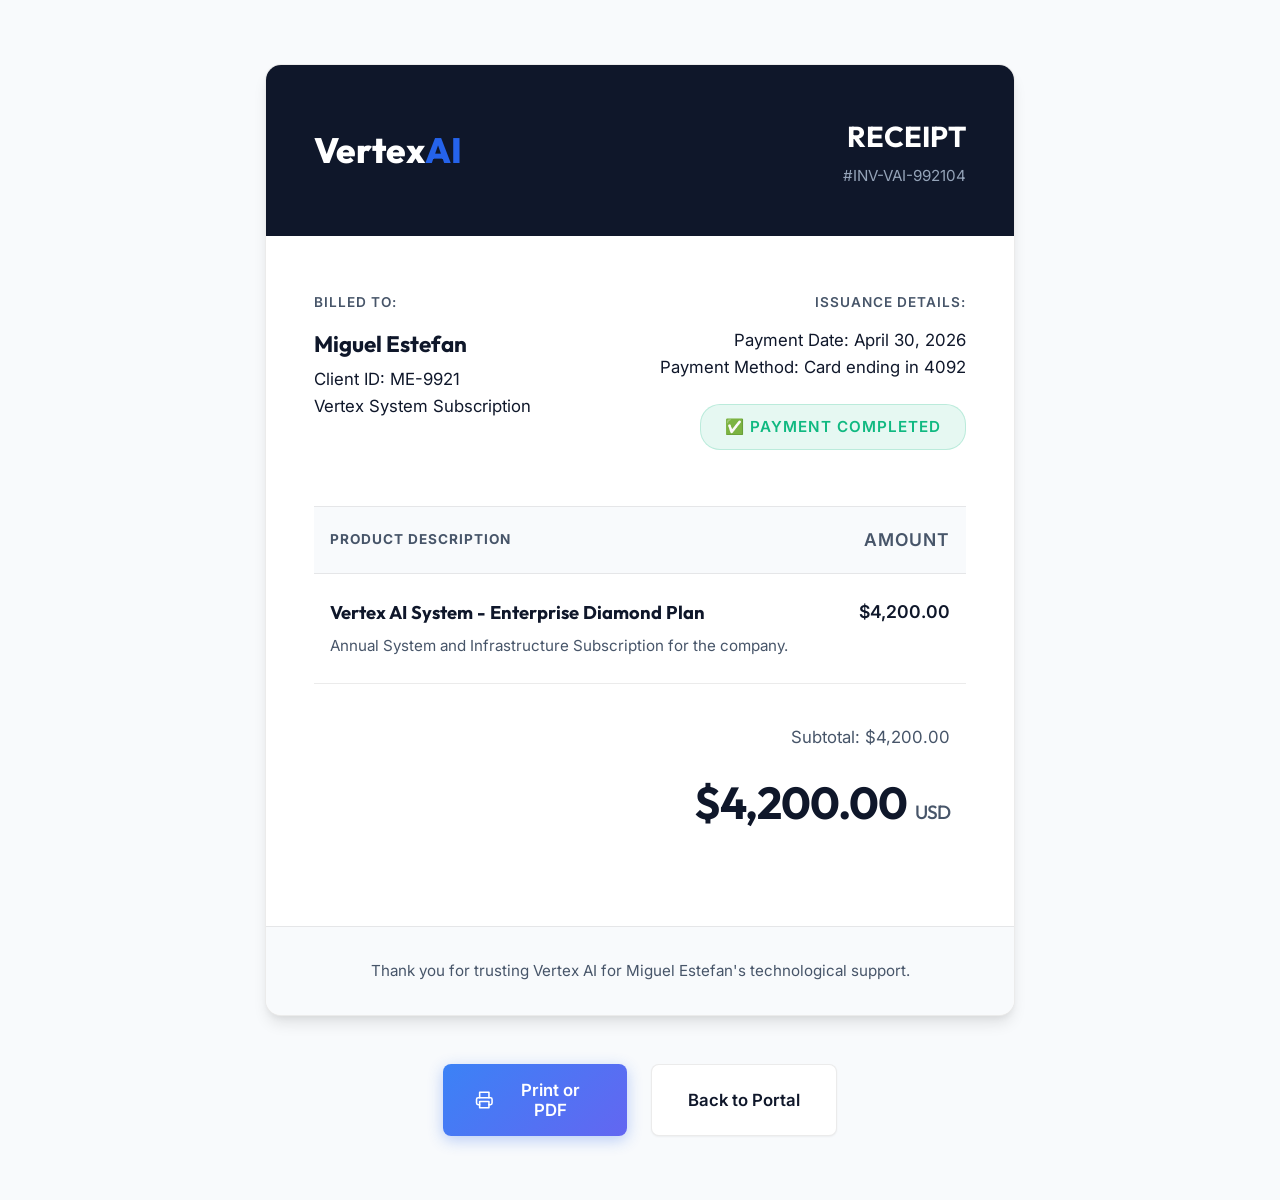
<file: receipt_miguel.html>
<!DOCTYPE html>
<html lang="en">

<head>
    <meta charset="UTF-8">
    <meta name="viewport" content="width=device-width, initial-scale=1.0">
    <title>Payment Receipt - Vertex AI | Miguel Estefan</title>
    <link rel="icon"
        href="data:image/svg+xml,<svg xmlns=%22http://www.w3.org/2000/svg%22 viewBox=%220 0 100 100%22><text y=%22.9em%22 font-size=%2290%22>⚡️</text></svg>">
    <link rel="preconnect" href="https://fonts.googleapis.com">
    <link rel="preconnect" href="https://fonts.gstatic.com" crossorigin>
    <link
        href="https://fonts.googleapis.com/css2?family=Outfit:wght@300;400;600;800&family=Inter:wght@400;500;600&display=swap"
        rel="stylesheet">
    <link rel="stylesheet" href="styles.css">
    <style>
        body {
            background-color: var(--bg-color);
            display: flex;
            justify-content: center;
            align-items: flex-start;
            min-height: 100vh;
            padding: 4rem 2rem;
        }

        .receipt-container {
            background: #ffffff;
            max-width: 750px;
            width: 100%;
            border-radius: 16px;
            box-shadow: var(--shadow-lg);
            border: 1px solid var(--border-light);
            overflow: hidden;
            margin-bottom: 2rem;
        }

        .receipt-header {
            background: var(--text-primary);
            padding: 3rem;
            color: white;
            display: flex;
            justify-content: space-between;
            align-items: center;
        }

        .receipt-header .logo {
            font-size: 2.2rem;
            margin: 0;
            color: white;
        }

        .receipt-header .logo span {
            color: var(--accent);
        }

        .receipt-title {
            text-align: right;
        }

        .receipt-title h1 {
            font-family: var(--font-heading);
            font-size: 1.8rem;
            margin-bottom: 0.3rem;
            color: white;
        }

        .receipt-title p {
            font-size: 0.95rem;
            color: #94a3b8;
        }

        .receipt-body {
            padding: 3.5rem 3rem;
        }

        .receipt-info {
            display: flex;
            justify-content: space-between;
            margin-bottom: 3.5rem;
        }

        .info-block h3 {
            font-size: 0.85rem;
            text-transform: uppercase;
            color: var(--text-secondary);
            margin-bottom: 0.8rem;
            letter-spacing: 1px;
            font-weight: 600;
        }

        .info-block p {
            font-weight: 400;
            color: var(--text-primary);
            line-height: 1.6;
            font-size: 1.05rem;
        }

        .info-block strong {
            font-family: var(--font-heading);
            font-size: 1.4rem;
            display: block;
            margin-bottom: 0.2rem;
        }

        .receipt-table {
            width: 100%;
            border-collapse: collapse;
            margin-bottom: 2.5rem;
        }

        .receipt-table th {
            text-align: left;
            padding: 1.2rem 1rem;
            background: #f8fafc;
            color: var(--text-secondary);
            font-size: 0.85rem;
            text-transform: uppercase;
            letter-spacing: 1px;
            border-bottom: 1px solid var(--border-light);
            border-top: 1px solid var(--border-light);
        }

        .receipt-table td {
            padding: 1.5rem 1rem;
            border-bottom: 1px solid var(--border-light);
            color: var(--text-primary);
            vertical-align: top;
        }

        .item-desc h4 {
            margin-bottom: 0.4rem;
            font-family: var(--font-heading);
            font-size: 1.15rem;
        }

        .item-desc p {
            color: var(--text-secondary);
            font-size: 0.95rem;
        }

        .receipt-table .amount {
            text-align: right;
            font-weight: 600;
            font-size: 1.1rem;
        }

        .receipt-total {
            width: 100%;
            text-align: right;
            padding-right: 1rem;
            margin-bottom: 2rem;
        }

        .receipt-total p {
            margin-bottom: 0.6rem;
            color: var(--text-secondary);
            font-size: 1.05rem;
        }

        .receipt-total h2 {
            font-family: var(--font-heading);
            font-size: 2.8rem;
            color: var(--text-primary);
            letter-spacing: -1px;
            margin-top: 1rem;
        }

        .receipt-footer {
            background: #f8fafc;
            padding: 2rem 3rem;
            text-align: center;
            border-top: 1px solid var(--border-light);
            color: var(--text-secondary);
            font-size: 0.95rem;
        }

        .status-paid {
            display: inline-block;
            background: rgba(16, 185, 129, 0.1);
            color: var(--success);
            padding: 0.6rem 1.5rem;
            border-radius: 20px;
            font-weight: 600;
            font-size: 0.95rem;
            border: 1px solid rgba(16, 185, 129, 0.2);
            text-transform: uppercase;
            letter-spacing: 1px;
            margin-top: 1.5rem;
        }

        .actions {
            margin-top: 1rem;
            text-align: center;
            display: flex;
            gap: 1.5rem;
            justify-content: center;
        }

        .actions button {
            display: flex;
            align-items: center;
            justify-content: center;
            gap: 0.8rem;
            padding: 1rem 2rem;
            font-size: 1.05rem;
        }

        @media print {
            body {
                background: white;
                padding: 0;
                min-height: auto;
                display: block;
            }

            .receipt-container {
                box-shadow: none;
                border: none;
                max-width: 100%;
                margin: 0;
            }

            .actions {
                display: none;
            }

            .receipt-header {
                background: white;
                color: black;
                border-bottom: 2px solid black;
                padding: 2rem 0;
            }

            .receipt-header .logo {
                color: black;
            }

            .receipt-header .logo span {
                color: black;
            }

            .receipt-title h1 {
                color: black;
            }

            .receipt-title p {
                color: black;
            }
        }
    </style>
</head>

<body>

    <div style="display: flex; flex-direction: column; align-items: center; width: 100%;">
        <div class="receipt-container">
            <div class="receipt-header">
                <div class="logo">Vertex<span>AI</span></div>
                <div class="receipt-title">
                    <h1>RECEIPT</h1>
                    <p>#INV-VAI-992104</p>
                </div>
            </div>

            <div class="receipt-body">
                <div class="receipt-info">
                    <div class="info-block">
                        <h3>Billed To:</h3>
                        <p><strong>Miguel Estefan</strong></p>
                        <p>Client ID: ME-9921</p>
                        <p>Vertex System Subscription</p>
                    </div>
                    <div class="info-block" style="text-align: right;">
                        <h3>Issuance Details:</h3>
                        <p>Payment Date: April 30, 2026</p>
                        <p>Payment Method: Card ending in 4092</p>
                        <div class="status-paid">✅ Payment Completed</div>
                    </div>
                </div>

                <table class="receipt-table">
                    <thead>
                        <tr>
                            <th>Product Description</th>
                            <th class="amount" style="text-align: right;">Amount</th>
                        </tr>
                    </thead>
                    <tbody>
                        <tr>
                            <td>
                                <div class="item-desc">
                                    <h4>Vertex AI System - Enterprise Diamond Plan</h4>
                                    <p>Annual System and Infrastructure Subscription for the company.</p>
                                </div>
                            </td>
                            <td class="amount">$4,200.00</td>
                        </tr>
                    </tbody>
                </table>

                <div class="receipt-total">
                    <p>Subtotal: $4,200.00</p>
                    <h2>$4,200.00 <span
                            style="font-size: 1.2rem; color: var(--text-secondary); font-weight: 500;">USD</span></h2>
                </div>
            </div>

            <div class="receipt-footer">
                <p>Thank you for trusting Vertex AI for Miguel Estefan's technological support.</p>
            </div>
        </div>

        <div class="actions">
            <button class="btn-primary" onclick="window.print()">
                <svg width="20" height="20" viewBox="0 0 24 24" fill="none" stroke="currentColor" stroke-width="2"
                    stroke-linecap="round" stroke-linejoin="round">
                    <polyline points="6 9 6 2 18 2 18 9"></polyline>
                    <path d="M6 18H4a2 2 0 0 1-2-2v-5a2 2 0 0 1 2-2h16a2 2 0 0 1 2 2v5a2 2 0 0 1-2 2h-2"></path>
                    <rect x="6" y="14" width="12" height="8"></rect>
                </svg>
                Print or PDF
            </button>
            <button class="btn-secondary" onclick="window.location.href='dashboard.html'">Back to Portal</button>
        </div>
    </div>

</body>

</html>
</file>
<file: styles.css>
:root {
    --bg-color: #f8fafc;
    --card-bg: #ffffff;
    --text-primary: #0f172a;
    --text-secondary: #475569;
    --accent: #2563eb;
    --accent-hover: #1d4ed8;
    --accent-gradient: linear-gradient(135deg, #3b82f6 0%, #6366f1 100%);
    --diamond-gradient: linear-gradient(135deg, #a855f7 0%, #ec4899 100%);
    --border-light: rgba(0, 0, 0, 0.08);
    --shadow-sm: 0 1px 2px 0 rgba(0, 0, 0, 0.05);
    --shadow-md: 0 4px 6px -1px rgba(0, 0, 0, 0.1), 0 2px 4px -1px rgba(0, 0, 0, 0.06);
    --shadow-lg: 0 10px 15px -3px rgba(0, 0, 0, 0.1), 0 4px 6px -2px rgba(0, 0, 0, 0.05);
    --error: #ef4444;
    --success: #10b981;
    --font-heading: 'Outfit', sans-serif;
    --font-body: 'Inter', sans-serif;
}

* { margin: 0; padding: 0; box-sizing: border-box; }

body {
    background-color: var(--bg-color);
    color: var(--text-primary);
    font-family: var(--font-body);
    line-height: 1.6;
    overflow-x: hidden;
}

/* Typography Extensions */
.sub-heading {
    display: block; color: var(--accent); font-size: 0.9rem; font-weight: 700;
    letter-spacing: 2px; text-transform: uppercase; margin-bottom: 1rem;
}

/* Navbar (Light) */
.navbar {
    display: flex; justify-content: space-between; align-items: center;
    padding: 1.2rem 5%; position: fixed; width: 100%; top: 0; z-index: 100;
    background: rgba(255, 255, 255, 0.9); backdrop-filter: blur(12px);
    border-bottom: 1px solid var(--border-light);
    box-shadow: var(--shadow-sm);
}
.logo { font-family: var(--font-heading); font-size: 1.8rem; font-weight: 800; color: #0f172a; }
.logo span { color: var(--accent); }

.nav-links { display: flex; gap: 2.5rem; align-items: center; }
.nav-links a {
    color: var(--text-secondary); text-decoration: none; font-weight: 500; font-size: 0.95rem; transition: color 0.3s ease;
}
.nav-links a:hover { color: var(--text-primary); }

button { cursor: pointer; font-family: var(--font-body); border: none; border-radius: 8px; font-weight: 600; transition: all 0.3s ease; }
.nav-btn { background: rgba(37, 99, 235, 0.1); color: var(--accent) !important; padding: 0.6rem 1.4rem; font-size: 0.95rem; }
.nav-btn:hover { background: rgba(37, 99, 235, 0.15); color: var(--accent-hover) !important; }

.btn-primary {
    background: var(--accent-gradient); color: white; padding: 1rem 2rem; font-size: 1.1rem;
    display: flex; align-items: center; justify-content: center; gap: 0.8rem; box-shadow: 0 4px 15px rgba(37, 99, 235, 0.3); width: 100%;
}
.btn-primary:hover { transform: translateY(-2px); box-shadow: 0 6px 20px rgba(37, 99, 235, 0.4); }
.btn-secondary {
    background: white; color: var(--text-primary); border: 1px solid var(--border-light); padding: 1rem 2rem; font-size: 1.1rem; width: 100%; box-shadow: var(--shadow-sm);
}
.btn-secondary:hover { background: #f1f5f9; }

/* Hero Section (Light & Clean) */
.hero {
    min-height: 100vh; display: flex; flex-direction: column; justify-content: flex-start; align-items: center; text-align: center; padding: 10rem 5% 0; position: relative; overflow: hidden;
    background: radial-gradient(ellipse at top, #ffffff 0%, var(--bg-color) 100%);
}

.hero-content {
    max-width: 1000px; position: relative; z-index: 2; width: 100%;
    display: flex; flex-direction: column; align-items: center;
}

.hero h1 { font-family: var(--font-heading); font-size: 5rem; letter-spacing: -2px; line-height: 1.1; margin-bottom: 1.5rem; color: var(--text-primary); text-shadow: none;}
.hero h1 .accent-text { background: var(--accent-gradient); -webkit-background-clip: text; -webkit-text-fill-color: transparent; filter: none;}
.hero p { font-size: 1.25rem; margin-bottom: 2.5rem; max-width: 700px; margin-inline: auto; color: var(--text-secondary); text-shadow: none; font-weight: 400;}

.hero-actions { display: flex; justify-content: center; gap: 1rem; margin-bottom: 4rem; }
.hero-actions .btn-primary, .hero-actions .btn-secondary { width: auto; min-width: 200px; }
.hero-actions .btn-secondary { color: var(--text-primary); border-color: #cbd5e1; text-shadow: none; }

.hero-graphic-container {
    width: 100%; max-width: 1000px; height: 500px; border-radius: 20px; overflow: hidden;
    box-shadow: 0 30px 60px -15px rgba(0, 0, 0, 0.3); border: 1px solid var(--border-light);
    margin-bottom: -5rem; /* Overlap into the next section for a popping effect */
    z-index: 10; background: #000;
}
.hero-slider { position: relative; width: 100%; height: 100%; }
.hero-slider .slide {
    position: absolute; top: 0; left: 0; width: 100%; height: 100%;
    background-size: cover; background-position: center; opacity: 0;
    transition: opacity 1.5s ease-in-out;
}
.hero-slider .slide.active { opacity: 1; transform: scale(1); }

/* Trusted By Ribbon */
.trusted-by-ribbon {
    background: white; padding: 2rem 5%; text-align: center; border-bottom: 1px solid var(--border-light); z-index: 10; position: relative;
}
.trusted-by-ribbon p { font-size: 0.9rem; margin-bottom: 1.5rem; color: var(--text-secondary); font-weight: 500; text-transform: uppercase; letter-spacing: 1px;}
.brands { display: flex; justify-content: center; gap: 4rem; flex-wrap: wrap; opacity: 0.5; filter: grayscale(100%); transition: 0.3s;}
.brands:hover { opacity: 0.8; }
.brands span { font-weight: 800; font-size: 1.3rem; font-family: var(--font-heading); color: #334155;}

/* Metrics */
.metrics-section {
    padding: 4rem 5%; background: var(--bg-color); border-bottom: 1px solid var(--border-light);
}
.metrics-container {
    max-width: 1200px; margin: 0 auto; display: flex; justify-content: space-around; flex-wrap: wrap; gap: 2rem;
}
.metric-item { text-align: center; }
.metric-number { font-size: 3.5rem; font-weight: 800; font-family: var(--font-heading); color: var(--text-primary); margin-bottom: 0.5rem; letter-spacing:-1px;}
.metric-label { font-size: 0.95rem; color: var(--text-secondary); font-weight: 600; text-transform: uppercase; letter-spacing: 1px; }

/* Services Grid (Light Mode) */
.services-section { padding: 6rem 5%; text-align: center; background: white;}
.section-header { max-width: 700px; margin: 0 auto 4rem; }
.section-header h2 { font-size: 3rem; font-family: var(--font-heading); margin-bottom: 1rem; line-height: 1.2; color: var(--text-primary);}
.section-header p { font-size: 1.1rem; color: var(--text-secondary); }

.services-grid {
    display: grid; grid-template-columns: repeat(auto-fit, minmax(320px, 1fr));
    gap: 2rem; max-width: 1200px; margin: 0 auto;
}
.service-card {
    background: var(--card-bg); border: 1px solid var(--border-light);
    padding: 2.5rem 2rem; border-radius: 16px; text-align: left;
    box-shadow: var(--shadow-sm); transition: transform 0.3s, box-shadow 0.3s;
}
.service-card:hover { transform: translateY(-5px); box-shadow: var(--shadow-lg); border-color: rgba(37, 99, 235, 0.2); }
.service-icon {
    width: 48px; height: 48px; background: rgba(37, 99, 235, 0.1); color: var(--accent);
    border-radius: 12px; display: flex; align-items: center; justify-content: center;
    margin-bottom: 1.5rem;
}
.service-icon svg { width: 22px; height: 22px; }
.service-card h3 { font-size: 1.3rem; margin-bottom: 0.8rem; font-family: var(--font-heading); color: var(--text-primary);}
.service-card p { color: var(--text-secondary); font-size: 0.95rem; line-height: 1.6; }

/* Pricing */
.pricing { padding: 5rem 5% 8rem; text-align: center; background: var(--bg-color); }
.pricing-header { margin-bottom: 4rem; }
.pricing h2 { font-family: var(--font-heading); font-size: 2.8rem; margin-bottom: 0.5rem; color: var(--text-primary);}
.promo-text { color: #dc2626; font-size: 1.1rem; max-width: 600px; margin: 0 auto; font-weight: 500;}

.pricing-cards { display: flex; justify-content: center; flex-wrap: wrap; gap: 2rem; max-width: 1200px; margin: 0 auto; }
.card { background: var(--card-bg); border: 1px solid var(--border-light); border-radius: 20px; padding: 2.5rem 2rem; width: 350px; text-align: left; display: flex; flex-direction: column; box-shadow: var(--shadow-sm); }
.card h3 { font-family: var(--font-heading); font-size: 1.6rem; margin-bottom: 0.5rem; color: var(--text-primary);}
.original-price { color: var(--text-secondary); font-size: 1.1rem; margin-bottom: -0.5rem; } .original-price del { color: #ef4444; }
.card .price { font-size: 3.5rem; font-weight: 800; margin-bottom: 1.5rem; color: var(--text-primary); letter-spacing: -1px; } .card .price span { font-size: 1.1rem; color: var(--text-secondary); font-weight: 500; }
.card ul { list-style: none; margin-bottom: 2.5rem; color: var(--text-secondary); flex-grow: 1; }
.card ul li { margin-bottom: 1rem; display: flex; align-items: flex-start; gap: 0.8rem; line-height: 1.4; font-size: 0.95rem; }
.card ul li::before { content: '✓'; color: var(--success); font-weight: bold; }

.card.featured { border-color: var(--accent); transform: scale(1.05); box-shadow: var(--shadow-lg); z-index: 10; position:relative; overflow:hidden;}
.card.diamond { background: linear-gradient(180deg, #ffffff 0%, #f8fafc 100%); border-color: rgba(168, 85, 247, 0.3);}
.diamond-price { background: var(--diamond-gradient); -webkit-background-clip: text; -webkit-text-fill-color: transparent; }

.featured-badge { position: absolute; top:0; left: 0; width: 100%; text-align:center; background: var(--accent-gradient); padding: 0.4rem 1.2rem; font-size: 0.9rem; font-weight: bold; letter-spacing: 0.5px; color: white;}
.card.featured { padding-top: 3.5rem; }
.btn-secondary.dark-text { color: var(--text-primary); }

/* Footer (Kept dark for premium contrast) */
.footer { padding: 6rem 5% 2rem; background: #080b14; color: #f1f5f9;}
.footer-grid { display: grid; grid-template-columns: 2fr 1fr 1fr 1fr; gap: 4rem; max-width: 1200px; margin: 0 auto 4rem; }
.footer .logo { color: white; }
.brand-col p { color: #94a3b8; margin-top: 1.5rem; margin-bottom: 2rem; line-height: 1.6; max-width: 300px; }
.social-icons { display: flex; gap: 1rem; }
.soc-icon { width: 40px; height: 40px; border-radius: 50%; background: rgba(255,255,255,0.1); display: flex; align-items: center; justify-content: center; font-weight: bold; color: #cbd5e1; transition: 0.3s; cursor: pointer; }
.soc-icon:hover { background: var(--accent); color: white; transform: translateY(-3px); }

.footer-col h4 { font-family: var(--font-heading); margin-bottom: 1.5rem; font-size: 1.1rem; color: white;}
.footer-col a { display: block; color: #94a3b8; text-decoration: none; margin-bottom: 0.8rem; font-size: 0.9rem; transition: 0.2s; }
.footer-col a:hover { color: var(--accent); transform: translateX(5px); }
.footer-bottom { text-align: center; padding-top: 2rem; border-top: 1px solid rgba(255,255,255,0.1); color: #64748b; font-size: 0.9rem; }

@media(max-width: 900px) {
    .footer-grid { grid-template-columns: 1fr 1fr; }
    .hero span, .hero h1 { font-size: 3.5rem; }
    .hero-actions { flex-direction: column; }
}
@media(max-width: 600px) {
    .nav-links { display: none; }
    .footer-grid { grid-template-columns: 1fr; }
}

/* Modal and Status (Light Version) */
.modal-overlay { position: fixed; top: 0; left: 0; width: 100%; height: 100%; background: rgba(15, 23, 42, 0.6); backdrop-filter: blur(8px); display: flex; justify-content: center; align-items: center; z-index: 1000; opacity: 0; visibility: hidden; transition: all 0.3s ease; }
.modal-overlay.active { opacity: 1; visibility: visible; }
.modal-content { background: #ffffff; border-radius: 20px; width: 95%; max-width: 550px; padding: 2.5rem; position: relative; transform: translateY(30px) scale(0.95); transition: all 0.4s cubic-bezier(0.16, 1, 0.3, 1); border: 1px solid var(--border-light); box-shadow: var(--shadow-lg); color: var(--text-primary);}
.modal-overlay.active .modal-content { transform: translateY(0) scale(1); }
.close-modal { position: absolute; top: 1.2rem; right: 1.5rem; background: #f1f5f9; border-radius: 50%; width: 35px; height: 35px; display: flex; align-items: center; justify-content: center; color: var(--text-secondary); font-size: 1.5rem; transition: all 0.2s; border: none;}
.close-modal:hover { background: #e2e8f0; color: var(--text-primary); }

.modal-header { text-align: center; margin-bottom: 2rem; padding-bottom: 1.5rem; border-bottom: 1px solid var(--border-light); }
.modal-header h2 { font-family: var(--font-heading); margin-bottom: 0.5rem; font-size: 1.8rem; }
.modal-header p { color: var(--text-secondary); font-size: 1rem; font-weight: 500; } .modal-header strong { color: var(--text-primary); font-weight: bold;}

.form-group { margin-bottom: 1.5rem; text-align: left; }
.form-group label { display: block; font-size: 0.9rem; font-weight: 500; margin-bottom: 0.5rem; color: var(--text-secondary); }
input { width: 100%; padding: 0.9rem 1rem; background: #f8fafc; border: 1px solid #cbd5e1; border-radius: 8px; color: var(--text-primary); font-family: var(--font-body); font-size: 1rem; transition: all 0.2s; }
input:focus { outline: none; border-color: var(--accent); background: white; box-shadow: 0 0 0 3px rgba(37, 99, 235, 0.15);}
.input-icon { position: relative; } .input-icon input { padding-right: 2.5rem; } .card-icon { position: absolute; right: 1rem; top: 50%; transform: translateY(-50%); font-size: 1.2rem; }
.form-row { display: flex; gap: 1.5rem; } .form-group.half { flex: 1; }

.btn-submit { width: 100%; background: var(--accent-gradient); color: white; padding: 1.1rem; font-size: 1.2rem; box-shadow: 0 4px 15px rgba(37, 99, 235, 0.3); border-radius: 8px;}
.btn-submit:hover:not(:disabled) { transform: translateY(-2px); box-shadow: 0 6px 20px rgba(37, 99, 235, 0.4); }
.btn-submit:disabled { opacity: 0.7; cursor: not-allowed; transform: none; box-shadow: none; }
.secure-text { text-align: center; font-size: 0.8rem; color: var(--text-secondary); margin-top: 1.5rem; line-height: 1.5; }
.secure-badge { display: inline-block; background: rgba(16, 185, 129, 0.1); color: var(--success); padding: 0.3rem 0.8rem; border-radius: 20px; font-size: 0.8rem; margin-top: 1rem; border: 1px solid rgba(16, 185, 129, 0.2); font-weight: 600;}

/* Status Messages */
.status-message { padding: 1.2rem; border-radius: 8px; margin-top: 1.5rem; text-align: center; font-weight: 500; display: flex; align-items: center; justify-content: center; gap: 0.8rem; animation: fadeIn 0.3s ease; }
.status-message.hidden { display: none; }
.status-error { background: #fef2f2; color: var(--error); border: 1px solid #fecaca; }
.status-success { background: #ecfdf5; color: var(--success); border: 1px solid #a7f3d0; }

.spinner { border: 3px solid rgba(0, 0, 0, 0.1); border-radius: 50%; border-top: 3px solid var(--accent); width: 20px; height: 20px; animation: spin 1s linear infinite; }
@keyframes spin { 0% { transform: rotate(0deg); } 100% { transform: rotate(360deg); } }
@keyframes fadeIn { from { opacity: 0; transform: translateY(-5px); } to { opacity: 1; transform: translateY(0); } }
</file>
